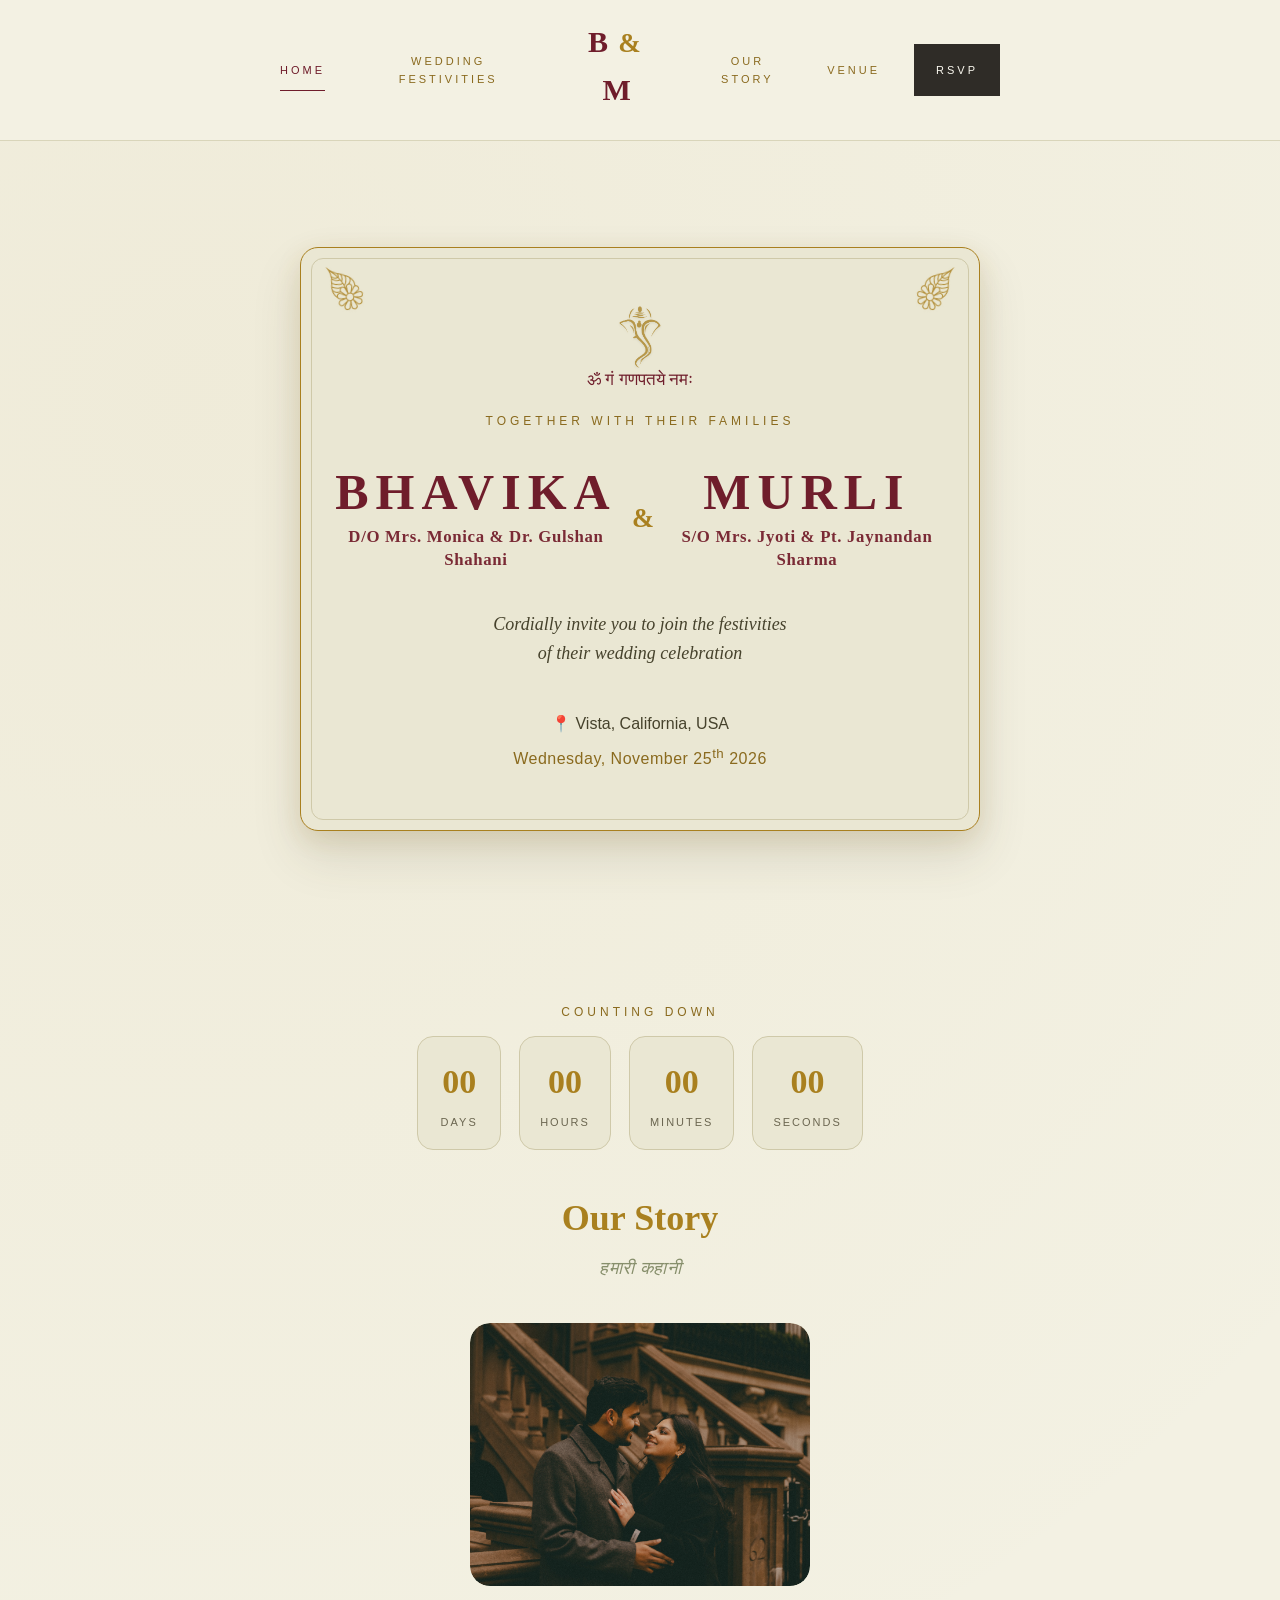
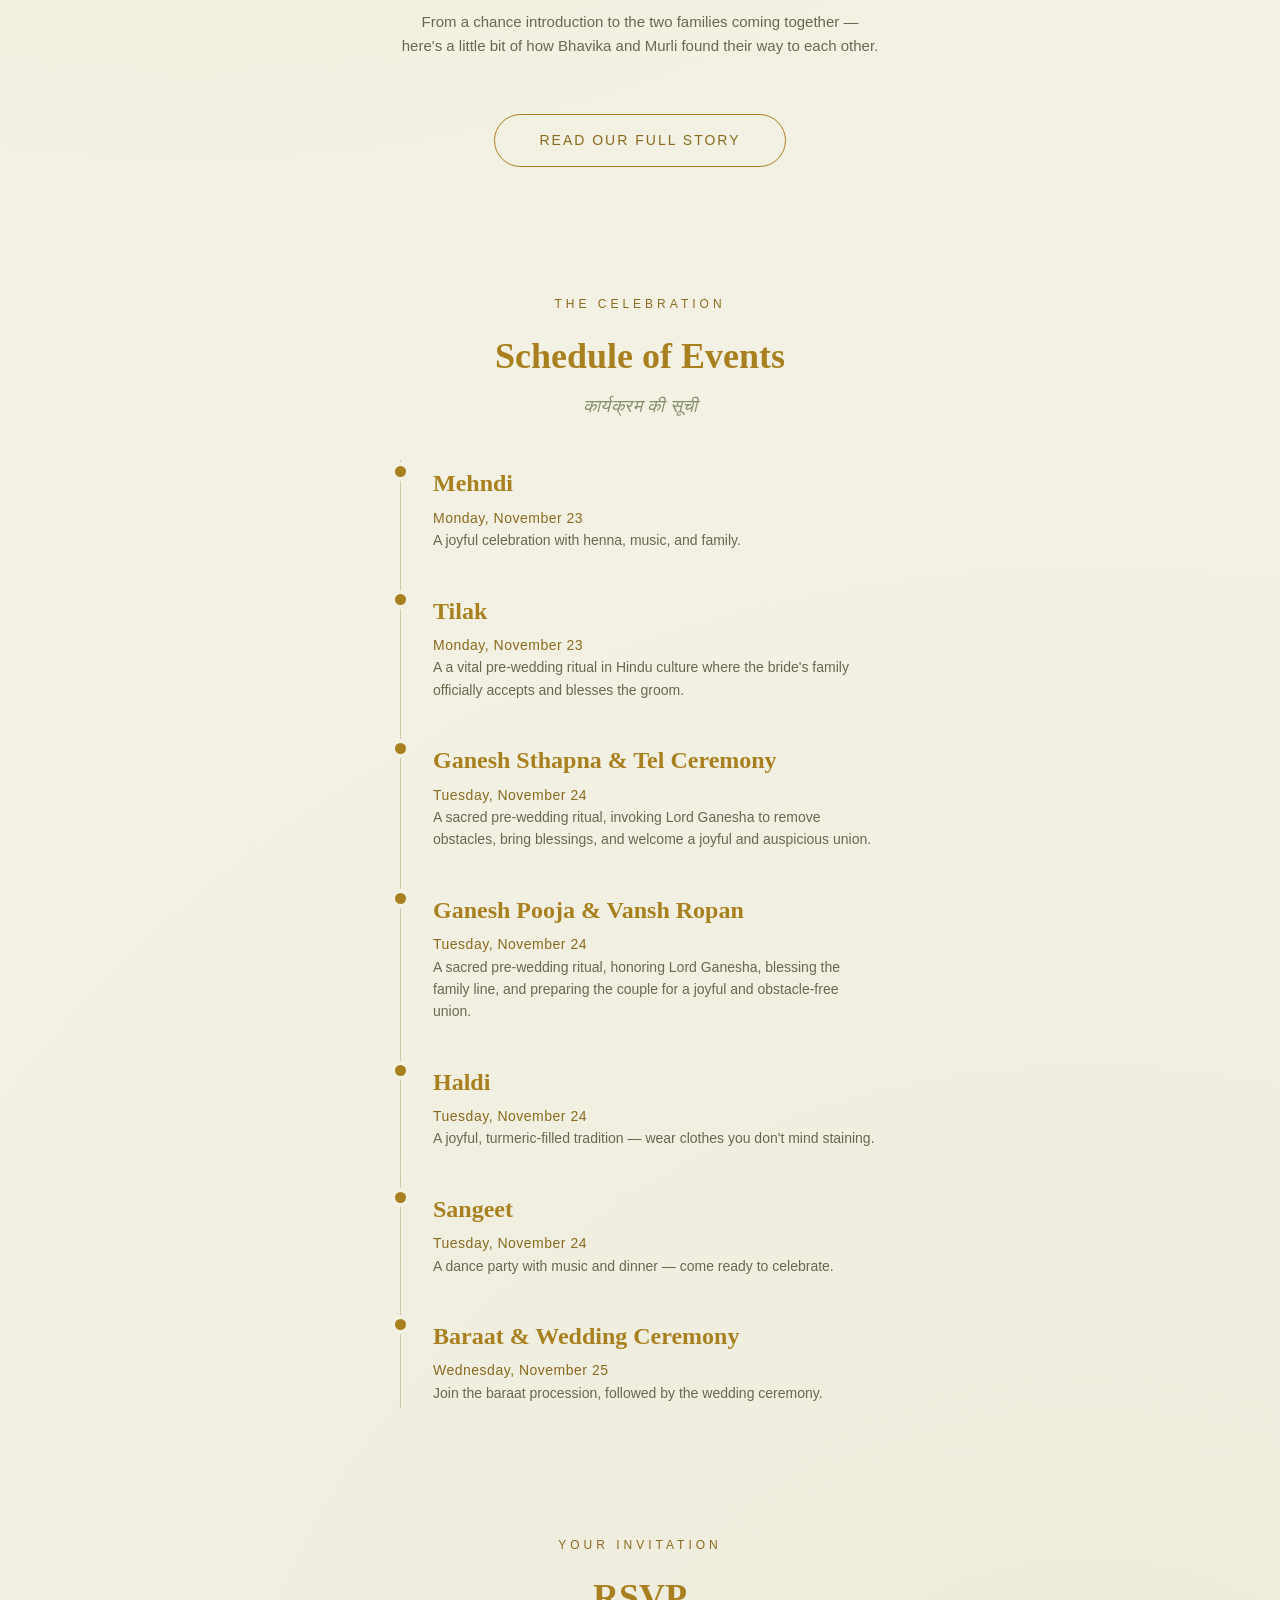
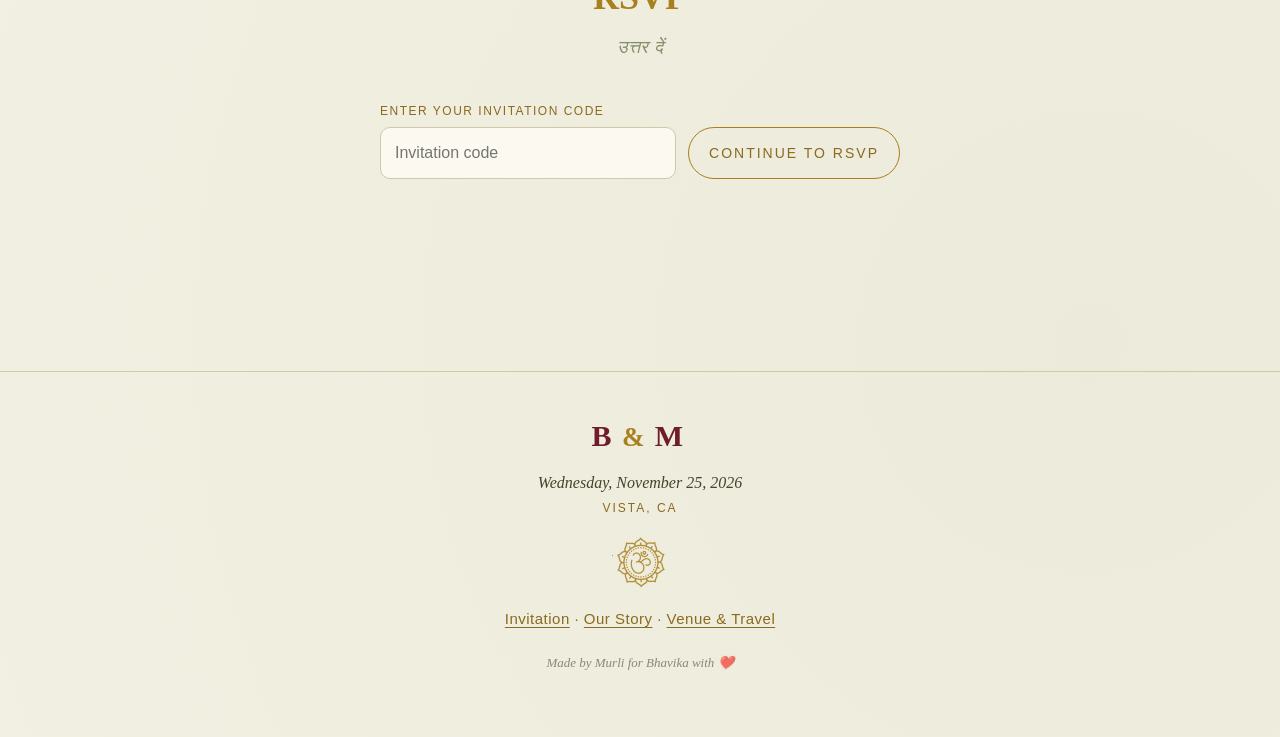
<file: index.html>
<!DOCTYPE html>
<html lang="en">
<head>
<meta charset="UTF-8">
<meta name="viewport" content="width=device-width, initial-scale=1.0">
<meta name="robots" content="noindex, nofollow">
<meta http-equiv="Content-Security-Policy" content="default-src 'self'; style-src 'self' https://fonts.googleapis.com; font-src https://fonts.gstatic.com; script-src 'self'; connect-src 'self' https://script.google.com; img-src 'self'; frame-ancestors 'none';">
<title>Bhavika & Murli · 25 November 2026</title>
<meta name="description" content="Join us as we celebrate the wedding of Bhavika Shahani and Murlidhar Sharma.">
<link rel="preconnect" href="https://fonts.googleapis.com">
<link rel="preconnect" href="https://fonts.gstatic.com" crossorigin>
<link href="https://fonts.googleapis.com/css2?family=Alex+Brush&family=Cormorant+Garamond:wght@500;600;700&family=Karma:wght@400;500;600;700&family=Great+Vibes&family=Poppins:wght@300;400;500&display=swap" rel="stylesheet">
<link rel="stylesheet" href="style.css">
</head>
<body class="index-page">

<header class="site-header">
  <button class="nav-toggle" type="button" aria-expanded="false" aria-controls="site-navigation">Menu</button>
  <a class="mobile-brand" href="index.html" aria-label="Bhavika and Murli home">
    <span class="footer-initials">B</span><span class="footer-amp">&amp;</span><span class="footer-initials">M</span>
  </a>
  <nav class="site-nav" id="site-navigation" aria-label="Main navigation">
    <a class="site-tab active" href="index.html" aria-current="page">Home</a>
    <a class="site-tab" href="index.html#schedule">Wedding Festivities</a>
    <a class="site-tab" href="index.html"><p class="footer-mark"><span class="footer-initials">B</span><span class="footer-amp">&amp;</span><span class="footer-initials">M</span></p></a>
    <a class="site-tab" href="story.html">Our Story</a>
    <a class="site-tab" href="venue.html">Venue</a>
    <a class="site-tab" href="RSVP.html">RSVP</a>
  </nav>
</header>

<main>

  <section class="hero">
    <div class="arch-card card-invitation enlarge-above">
      <img class="card-accent top-left" src="images/leaf-icon.png"  alt="">
      <img class="card-accent top-right" src="images/leaf-icon.png" alt="">

      <img class="crest index-crest" src="images/ganesha-crest.png" alt="Ganesha">
      <p class="index-mantra">ॐ गं गणपतये नमः</p>
      <p class="eyebrow">Together with their families</p>

      <h1 class="names">
        <span class="name-group">
          <span class="name">BHAVIKA</span>
          <span class="name-details">D/O Mrs. Monica &amp; Dr. Gulshan Shahani</span>
        </span>
        <span class="amp">&amp;</span>
        <span class="name-group">
          <span class="name">MURLI</span>
          <span class="name-details">S/O Mrs. Jyoti &amp; Pt. Jaynandan Sharma</span>
        </span>
      </h1>

      <p class="tagline">Cordially invite you to join the festivities<br>of their wedding celebration</p>

      <div class="details">
        <p class="venue"> 📍 Vista, California, USA</p>
        <p class="date">Wednesday, November 25<sup>th</sup> 2026</p>
      </div>
    </div>
  </section>

  <section class="countdown-section">
    <p class="section-eyebrow">Counting down</p>
    <div id="countdown" class="countdown" data-target="2026-11-25T13:00:00">
      <div class="count-block"><span class="num" id="cd-days">00</span><span class="label">Days</span></div>
      <div class="count-block"><span class="num" id="cd-hours">00</span><span class="label">Hours</span></div>
      <div class="count-block"><span class="num" id="cd-mins">00</span><span class="label">Minutes</span></div>
      <div class="count-block"><span class="num" id="cd-secs">00</span><span class="label">Seconds</span></div>
    </div>
  </section>

  <section class="story-teaser">
    <h2 class="section-title">Our Story <span class="dev">हमारी कहानी</span></h2>
    <div class="story-teaser-grid">
      <div class="story-photo">
        <img src="images/AAxBS-24.jpg" alt="Bhavika and Murli" class="story-image">
      </div>
      <p class="story-copy">From a chance introduction to the two families coming together — here's a little bit of how Bhavika and Murli found their way to each other.</p>
      <a class="cta cta-outline" href="story.html">Read Our Full Story</a>
    </div>
  </section>

  <section class="schedule" id="schedule">
    <p class="section-eyebrow">The Celebration</p>
    <h2 class="section-title">Schedule of Events <span class="dev">कार्यक्रम की सूची</span></h2>

    <ol class="event-list">
      <li class="event">
        <div class="event-mark"></div>
        <div class="event-body">
          <p class="event-name">Mehndi</p>
          <p class="event-when">Monday, November 23</p>
          <p class="event-note">A joyful celebration with henna, music, and family.</p>
        </div>
      </li>
      <li class="event">
        <div class="event-mark"></div>
        <div class="event-body">
          <p class="event-name">Tilak</p>
          <p class="event-when">Monday, November 23</p>
          <p class="event-note">A a vital pre-wedding ritual in Hindu culture where the bride's family officially accepts and blesses the groom.</p>
        </div>
      </li>
      <li class="event">
        <div class="event-mark"></div>
        <div class="event-body">
          <p class="event-name">Ganesh Sthapna &amp; Tel Ceremony</p>
          <p class="event-when">Tuesday, November 24</p>
          <p class="event-note">A sacred pre-wedding ritual, invoking Lord Ganesha to remove obstacles, bring blessings, and welcome a joyful and auspicious union.</p>
        </div>
      </li>
      <li class="event">
        <div class="event-mark"></div>
        <div class="event-body">
          <p class="event-name">Ganesh Pooja &amp; Vansh Ropan</p>
          <p class="event-when">Tuesday, November 24</p>
          <p class="event-note">A sacred pre-wedding ritual, honoring Lord Ganesha, blessing the family line, and preparing the couple for a joyful and obstacle-free union.</p>
        </div>
      </li>
      <li class="event">
        <div class="event-mark"></div>
        <div class="event-body">
          <p class="event-name">Haldi</p>
          <p class="event-when">Tuesday, November 24</p>
          <p class="event-note">A joyful, turmeric-filled tradition — wear clothes you don't mind staining.</p>
        </div>
      </li>
      <li class="event">
        <div class="event-mark"></div>
        <div class="event-body">
          <p class="event-name">Sangeet</p>
          <p class="event-when">Tuesday, November 24</p>
          <p class="event-note">A dance party with music and dinner — come ready to celebrate.</p>
        </div>
      </li>
      <li class="event">
        <div class="event-mark"></div>
        <div class="event-body">
          <p class="event-name">Baraat &amp; Wedding Ceremony</p>
          <p class="event-when">Wednesday, November 25</p>
          <p class="event-note">Join the baraat procession, followed by the wedding ceremony.</p>
        </div>
      </li>
    </ol>
  </section>

  <section class="schedule rsvp-entry-section">
    <p class="section-eyebrow">Your Invitation</p>
    <h2 class="section-title">RSVP <span class="dev">उत्तर दें</span></h2>
    <form id="guest-rsvp-form" class="guest-rsvp-form">
      <label for="guest-access-code">Enter your invitation code</label>
      <div class="guest-rsvp-controls">
        <input type="text" id="guest-access-code" name="guestCode" autocomplete="off" placeholder="Invitation code" required>
        <button type="submit" class="cta cta-outline">Continue to RSVP</button>
      </div>
      <p id="guest-rsvp-status" class="form-status" role="status" aria-live="polite"></p>
    </form>
  </section>

</main>

<footer>
  <p class="footer-mark"><span class="footer-initials">B</span><span class="footer-amp">&amp;</span><span class="footer-initials">M</span></p>
  <div class="footer-meta">
    <p class="footer-date">Wednesday, November 25, 2026</p>
    <p class="footer-location">Vista, CA</p>
  </div>
  <img class="footer-om" src="images/om-icon.png" alt="Om symbol">
  <p class="footer-links"><a href="index.html">Invitation</a> &middot; <a href="story.html">Our Story</a> &middot; <a href="venue.html">Venue &amp; Travel</a></p>
  <p class="footer-credit">Made by Murli for Bhavika with ❤️</p>
</footer>

<script src="script.js"></script>
</body>
</html>
</file>
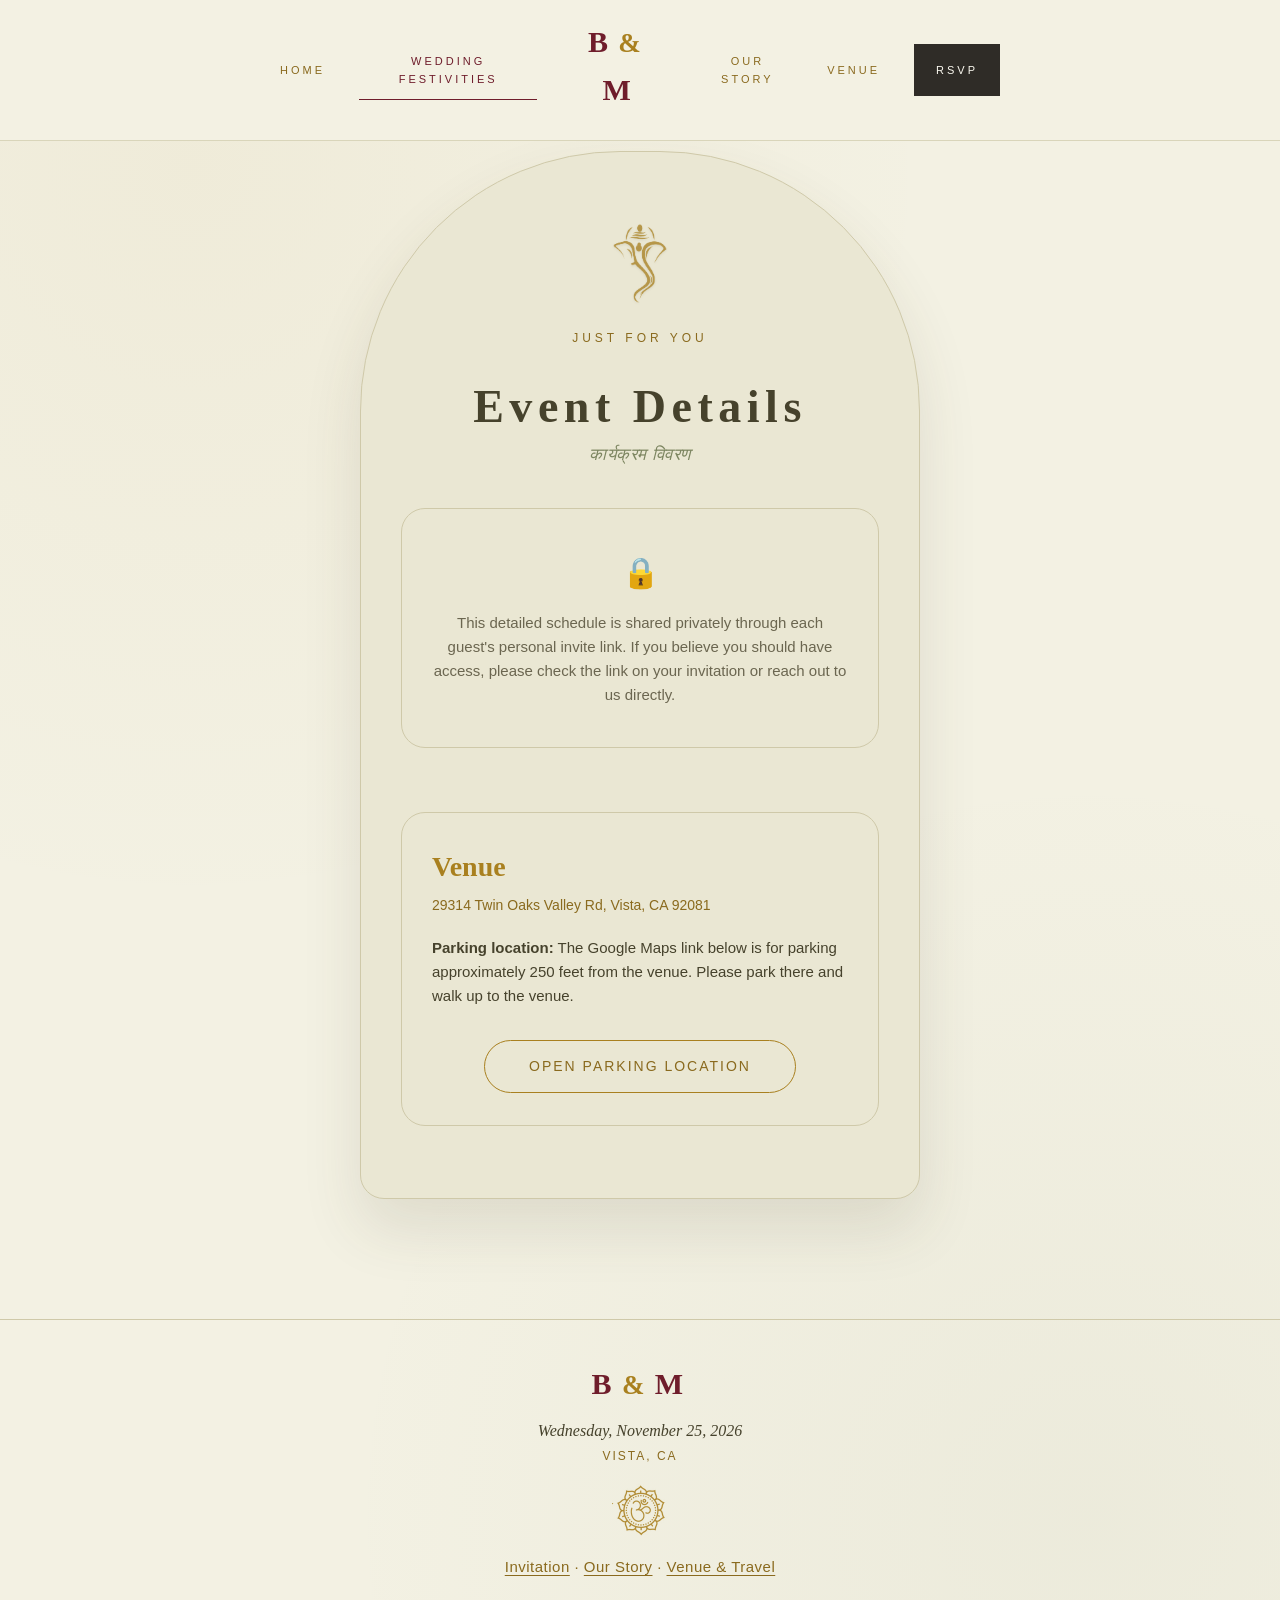
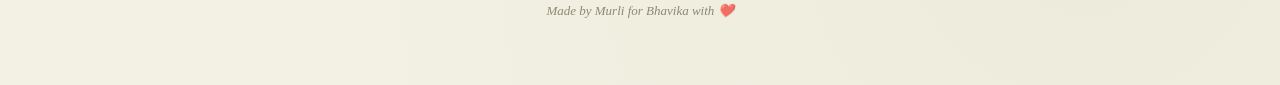
<file: events.html>
<!DOCTYPE html>
<html lang="en">
<head>
<meta charset="UTF-8">
<meta name="viewport" content="width=device-width, initial-scale=1.0">
<meta name="robots" content="noindex, nofollow">
<meta http-equiv="Content-Security-Policy" content="default-src 'self'; style-src 'self' https://fonts.googleapis.com; font-src https://fonts.gstatic.com; script-src 'self'; connect-src 'self' https://script.google.com; img-src 'self'; frame-ancestors 'none';">
<title>Bhavika & Murli · Event Details</title>
<meta name="description" content="Detailed event schedule for Bhavika and Murli's wedding.">
<link rel="preconnect" href="https://fonts.googleapis.com">
<link rel="preconnect" href="https://fonts.gstatic.com" crossorigin>
<link href="https://fonts.googleapis.com/css2?family=Alex+Brush&family=Cormorant+Garamond:wght@500;600;700&family=Great+Vibes&family=Noto+Serif+Devanagari:wght@400;500;600;700&family=Poppins:wght@300;400;500&display=swap" rel="stylesheet">
<link rel="stylesheet" href="style.css">
</head>
<body>
<!-- comment> "file:///C:/Users/murli/Downloads/site-files%20-%20Copy/events.html?access=all"
</comment> -->

<header class="site-header">
  <button class="nav-toggle" type="button" aria-expanded="false" aria-controls="site-navigation">Menu</button>
  <a class="mobile-brand" href="index.html" aria-label="Bhavika and Murli home">
    <span class="footer-initials">B</span><span class="footer-amp">&amp;</span><span class="footer-initials">M</span>
  </a>
  <nav class="site-nav" id="site-navigation" aria-label="Main navigation">
    <a class="site-tab" href="index.html">Home</a>
    <a class="site-tab active" href="index.html#schedule" aria-current="page">Wedding Festivities</a>
    <a class="site-tab" href="index.html"><p class="footer-mark"><span class="footer-initials">B</span><span class="footer-amp">&amp;</span><span class="footer-initials">M</span></p></a>
    <a class="site-tab" href="story.html">Our Story</a>
    <a class="site-tab" href="venue.html">Venue</a>
    <a class="site-tab" href="RSVP.html">RSVP</a>
  </nav>
</header>

<main>

  <section class="hero">
    <div class="arch-card">
      <img class="crest" src="images/ganesha-crest.png" alt="Ganesha">
      <p class="eyebrow">Just for You</p>
      <h1 class="names small">Event Details</h1>
      <p class="page-dev">कार्यक्रम विवरण</p>
    

  <!-- Shown when there's no valid access code in the URL -->
  <div id="access-locked" class="access-locked" hidden>
    <span class="lock-icon">🔒</span>
    <p>This detailed schedule is shared privately through each guest's personal invite link. If you believe you should have access, please check the link on your invitation or reach out to us directly.</p>
  </div>

  <!-- Event sections: shown/hidden by script.js based on ?access= in the URL -->
  <div id="events-wrap">
    <div class="event-detail" id="event-mehndi" data-event="Mehndi" data-tier="stay,mehndi" hidden>
      <p class="event-detail-title">Mehndi</p>
      <p class="event-detail-when">Monday, November 23 · 2:00 PM</p>
      <p class="event-detail-desc">A festive afternoon of henna, music, and snacks.</p>
      <div class="outfit-box">
        <p class="outfit-title">Attire</p>
        <p>Light, comfortable Indian wear — think airy kurtas, or simple sarees.</p>
      </div>
    </div>

    <div class="event-detail" id="event-tilak" data-event="Tilak" data-tier="stay,mehndi" hidden>
      <p class="event-detail-title">Tilak</p>
      <p class="event-detail-when">Monday, November 23 · 3:00 PM</p>
      <p class="event-detail-desc">A meaningful ritual where the bride's family welcomes and blesses the groom.</p>
      <div class="outfit-box">
        <p class="outfit-title">Attire</p>
        <p>Light, comfortable Indian wear.</p>
      </div>
    </div>

    <div class="event-detail" id="event-ganesh-bride" data-event="Ganesh Sthapna & Tel Bukki" data-tier="stay" hidden>
      <p class="event-detail-title">Ganesh Sthapna &amp; Tel Ceremony - Bride's side ritual</p>
      <p class="event-detail-when">Tuesday, November 24 · 8:00 AM</p>
      <p class="event-detail-desc">A bride-side ritual invoking Lord Ganesha's blessings for the couple.</p>
      <div class="outfit-box">
        <p class="outfit-title">Attire</p>
        <p>Indian wear - Kurta, Anarkali, Lehenga.</p>
      </div>
    </div>
    <div class="event-detail" id="event-ganesh-groom" data-event="Ganesh Pooja & Vansh Ropan" data-tier="stay" hidden>
      <p class="event-detail-title">Ganesh Pooja &amp; Vansh Ropan - Groom's side ritual</p>
      <p class="event-detail-when">Tuesday, November 24 · 9:00 AM</p>
      <p class="event-detail-desc">A groom-side ritual honoring Lord Ganesha and blessing the family.</p>
      <div class="outfit-box">
        <p class="outfit-title">Attire</p>
        <p>Indian wear - Kurta, Anarkali, Lehenga</p>
      </div>
    </div>
    <div class="event-detail" id="event-haldi" data-event="Haldi" data-tier="stay,mehndi,haldi" hidden>
      <p class="event-detail-title">Haldi</p>
      <p class="event-detail-when">Tuesday, November 24 · 2:00 PM</p>
      <p class="event-detail-desc">A joyful family ceremony with turmeric, music, and plenty of laughter.</p>
      <div class="outfit-box">
        <p class="outfit-title">Attire</p>
        <p>Comfortable, casual Indian wear; something you don't mind staining.</p>
      </div>
    </div>

    <div class="event-detail" id="event-sangeet" data-event="Sangeet" data-tier="stay,mehndi,haldi,sangeet" hidden>
      <p class="event-detail-title">Sangeet</p>
      <p class="event-detail-when">Tuesday, November 24 · 6:30 PM</p>
      <p class="event-detail-desc">An evening of dinner, performances, music, and dancing.</p>
      <div class="outfit-box">
        <p class="outfit-title">Attire</p>
        <p>Vibrant, party-ready Indo-western or fusion wear — think bling, sequins, shimmer, and jewel tones.</p>
      </div>
    </div>

    <div class="event-detail" id="event-wedding" data-event="Baraat & Wedding Ceremony" data-tier="stay,mehndi,haldi,sangeet,wedding" hidden>
      <p class="event-detail-title">Baraat &amp; Wedding Ceremony</p>
      <p class="event-detail-when">Wednesday, November 25 · 1:00 PM</p>
      <p class="event-detail-desc">A festive baraat followed by the wedding ceremony and celebration.</p>
      <div class="outfit-box">
        <p class="outfit-title">Attire</p>
        <p>Traditional, formal Indian attire; rich, festive colors are welcome; traditionally, all-white or all-black are avoided at Hindu ceremonies..</p>
      </div>
    </div>

    <div class="event-detail" id="event-venue" data-tier="stay,mehndi,haldi,sangeet,wedding" hidden>
      <p class="event-detail-title">Venue</p>
      <p class="event-detail-when">29314 Twin Oaks Valley Rd, Vista, CA 92081</p>
      <p class="event-detail-desc"><strong>Parking location:</strong> The Google Maps link below is for parking approximately 250 feet from the venue. Please park there and walk up to the venue.</p>
      <a class="cta cta-outline venue-map-link" href="https://maps.app.goo.gl/oTehBRXGsejkPRGX6" target="_blank" rel="noopener">Open Parking Location</a>
    </div>

  </div>

  <div class="event-detail rsvp-venue" id="event-venue">
    <p class="event-detail-title">Venue</p>
    <p class="event-detail-when">29314 Twin Oaks Valley Rd, Vista, CA 92081</p>
    <p class="event-detail-desc"><strong>Parking location:</strong> The Google Maps link below is for parking approximately 250 feet from the venue. Please park there and walk up to the venue.</p>
    <a class="cta cta-outline venue-map-link" href="https://maps.app.goo.gl/oTehBRXGsejkPRGX6" target="_blank" rel="noopener">Open Parking Location</a>
  </div>

  </div>
  </section>

</main>

<footer>
  <p class="footer-mark"><span class="footer-initials">B</span><span class="footer-amp">&amp;</span><span class="footer-initials">M</span></p>
  <div class="footer-meta">
    <p class="footer-date">Wednesday, November 25, 2026</p>
    <p class="footer-location">Vista, CA</p>
  </div>
  <img class="footer-om" src="images/om-icon.png" alt="Om symbol">
  <p class="footer-links"><a href="index.html">Invitation</a> &middot; <a href="story.html">Our Story</a> &middot; <a href="venue.html">Venue &amp; Travel</a></p>
  <p class="footer-credit">Made by Murli for Bhavika with ❤️</p>
</footer>

<script src="script.js"></script>
</body>
</html>
</file>
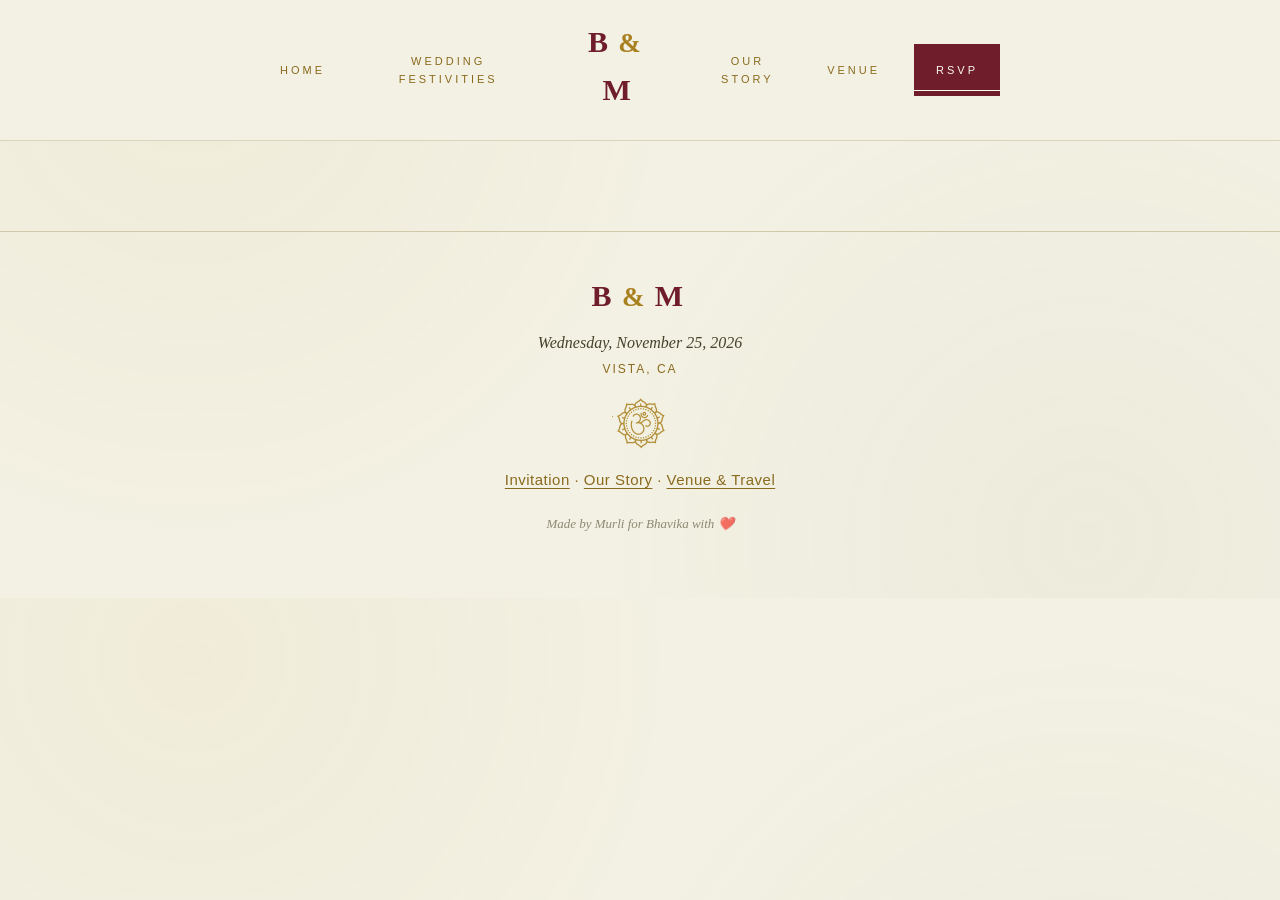
<file: rsvp-main.html>
<!DOCTYPE html>
<html lang="en">
<head>
<meta charset="UTF-8">
<meta name="viewport" content="width=device-width, initial-scale=1.0">
<meta name="robots" content="noindex, nofollow">
<meta http-equiv="Content-Security-Policy" content="default-src 'self'; style-src 'self' https://fonts.googleapis.com; font-src https://fonts.gstatic.com; script-src 'self'; connect-src 'self' https://script.google.com https://script.googleusercontent.com; img-src 'self'; frame-ancestors 'none';">
<title>RSVP · Bhavika & Murli Wedding</title>
<link rel="preconnect" href="https://fonts.googleapis.com">
<link rel="preconnect" href="https://fonts.gstatic.com" crossorigin>
<link href="https://fonts.googleapis.com/css2?family=Alex+Brush&family=Cormorant+Garamond:wght@500;600;700&family=Great+Vibes&family=Noto+Serif+Devanagari:wght@400;500;600;700&family=Poppins:wght@300;400;500&display=swap" rel="stylesheet">
<link rel="stylesheet" href="style.css">
</head>
<body>

<header class="site-header">
  <button class="nav-toggle" type="button" aria-expanded="false" aria-controls="site-navigation">Menu</button>
  <a class="mobile-brand" href="index.html" aria-label="Bhavika and Murli home">
    <span class="footer-initials">B</span><span class="footer-amp">&amp;</span><span class="footer-initials">M</span>
  </a>
  <nav class="site-nav" id="site-navigation" aria-label="Main navigation">
    <a class="site-tab" href="index.html">Home</a>
    <a class="site-tab" href="index.html#schedule">Wedding Festivities</a>
    <a class="site-tab" href="index.html"><p class="footer-mark"><span class="footer-initials">B</span><span class="footer-amp">&amp;</span><span class="footer-initials">M</span></p></a>
    <a class="site-tab" href="story.html">Our Story</a>
    <a class="site-tab" href="venue.html">Venue</a>
    <a class="site-tab active" href="RSVP.html" aria-current="page">RSVP</a>
  </nav>
</header>

<main class="rsvp-main">

  <div class="arch-card rsvp-card" id="rsvp-card" hidden>
    <img class="crest" src="images/ganesha-crest.png" alt="Ganesha">
    <!-- <p class="footer-mark"><span class="footer-initials">B</span><span class="footer-amp">&amp;</span><span class="footer-initials">M</span></p> -->

    <p class="eyebrow">Kindly respond by <strong>October 20, 2026</strong></p>
    <h1 class="names small">RSVP</h1>

    <form id="rsvp-form" class="rsvp-form">
      <input type="hidden" id="guest-code" name="guestCode" value="">

      <!-- Honeypot: real visitors never see or fill this. Bots often do. -->
      <div class="hp-field" aria-hidden="true">
        <label for="website">Leave this field empty</label>
        <input type="text" id="website" name="website" tabindex="-1" autocomplete="off">
      </div>

      <label for="full-name">Full name</label>
      <input type="text" id="full-name" name="fullName" required placeholder="Pavitra Prabhakar">

      <label for="email">Email address</label>
      <input type="email" id="email" name="email" required autocomplete="email" placeholder="you@example.com">

      <fieldset class="attend-fieldset">
        <legend>Will you be attending?</legend>
        <div class="radio-row">
          <label class="radio-pill">
            <input type="radio" name="attending" value="Yes" required>
            <span>Joyfully Accept</span>
          </label>
          <label class="radio-pill">
            <input type="radio" name="attending" value="No" required>
            <span>Regretfully Decline</span>
          </label>
        </div>
      </fieldset>

      <label for="guest-count">Number attending (including you)</label>
      <select id="guest-count" name="guestCount" required>
        <option value="1">1</option>
        <option value="2">2</option>
        <option value="3">3</option>
      </select>

      <div id="guest-names-wrap" hidden>
        <p class="label">Names of guests</p>
        <div id="guest-names-list" class="guest-names-list"></div>
      </div>

      <label for="events">Which events will you join?</label>
      <p class="event-access-note" id="event-access-note" hidden>We would love for you to stay with us for the celebrations and share this joyful time together.</p>
      <div class="checkbox-col" id="event-options">
        <label class="checkbox-row select-all-row">
          <input type="checkbox" id="select-all-events" aria-label="Select all available events">
          <span>Select all</span>
        </label>
        <label class="checkbox-row" data-tier="stay,mehndi"><input type="checkbox" name="events" value="Mehndi"> Mehndi — November 23 | 2:00 PM</label>
        <label class="checkbox-row" data-tier="stay,mehndi"><input type="checkbox" name="events" value="Tilak"> Tilak — November 23 | 3:00 PM</label>
        <label class="checkbox-row" data-tier="stay"><input type="checkbox" name="events" value="Ganesh Sthapna & Tel Bukki"> Ganesh Sthapna — November 24 | 8:00 AM</label>
        <label class="checkbox-row" data-tier="stay"><input type="checkbox" name="events" value="Ganesh Pooja & Vansh Ropan"> Ganesh Pooja &amp; Vansh Ropan — November 24 | 9:00 AM</label>
        <label class="checkbox-row" data-tier="stay,mehndi,haldi"><input type="checkbox" name="events" value="Haldi"> Haldi — November 24 | 2:00 PM</label>
        <label class="checkbox-row" data-tier="stay,mehndi,haldi,sangeet"><input type="checkbox" name="events" value="Sangeet"> Sangeet — November 24 | 6:30 PM</label>
        <label class="checkbox-row" data-tier="stay,mehndi,haldi,sangeet,wedding"><input type="checkbox" name="events" value="Baraat & Wedding Ceremony"> Baraat &amp; Wedding Ceremony — November 25 | 1:00 PM</label>
      </div>

      <label for="message">Message for the couple (or dedicate a song to us :P )</label>
      <textarea id="message" name="message" rows="3" placeholder="Leave a note..."></textarea>

      <button type="submit" class="cta submit-btn">Submit</button>
      <p id="form-status" class="form-status" role="status" aria-live="polite"></p>
    </form>

    <div class="ps-note" style="margin-top: 32px; padding-top: 32px; border-top: 1px solid var(--line);">
      <p><span class="ps-label">P.S.</span> Grace us with your presence. We look forward to celebrating with you!</p>
    </div>
  </div>
</main>

<footer>
  <p class="footer-mark"><span class="footer-initials">B</span><span class="footer-amp">&amp;</span><span class="footer-initials">M</span></p>
  <div class="footer-meta">
    <p class="footer-date">Wednesday, November 25, 2026</p>
    <p class="footer-location">Vista, CA</p>
  </div>
  <img class="footer-om" src="images/om-icon.png" alt="Om symbol">
  <p class="footer-links"><a href="index.html">Invitation</a> &middot; <a href="story.html">Our Story</a> &middot; <a href="venue.html">Venue &amp; Travel</a></p>
  <p class="footer-credit">Made by Murli for Bhavika with ❤️</p>
</footer>

<script src="script.js"></script>
</body>
</html>
</file>
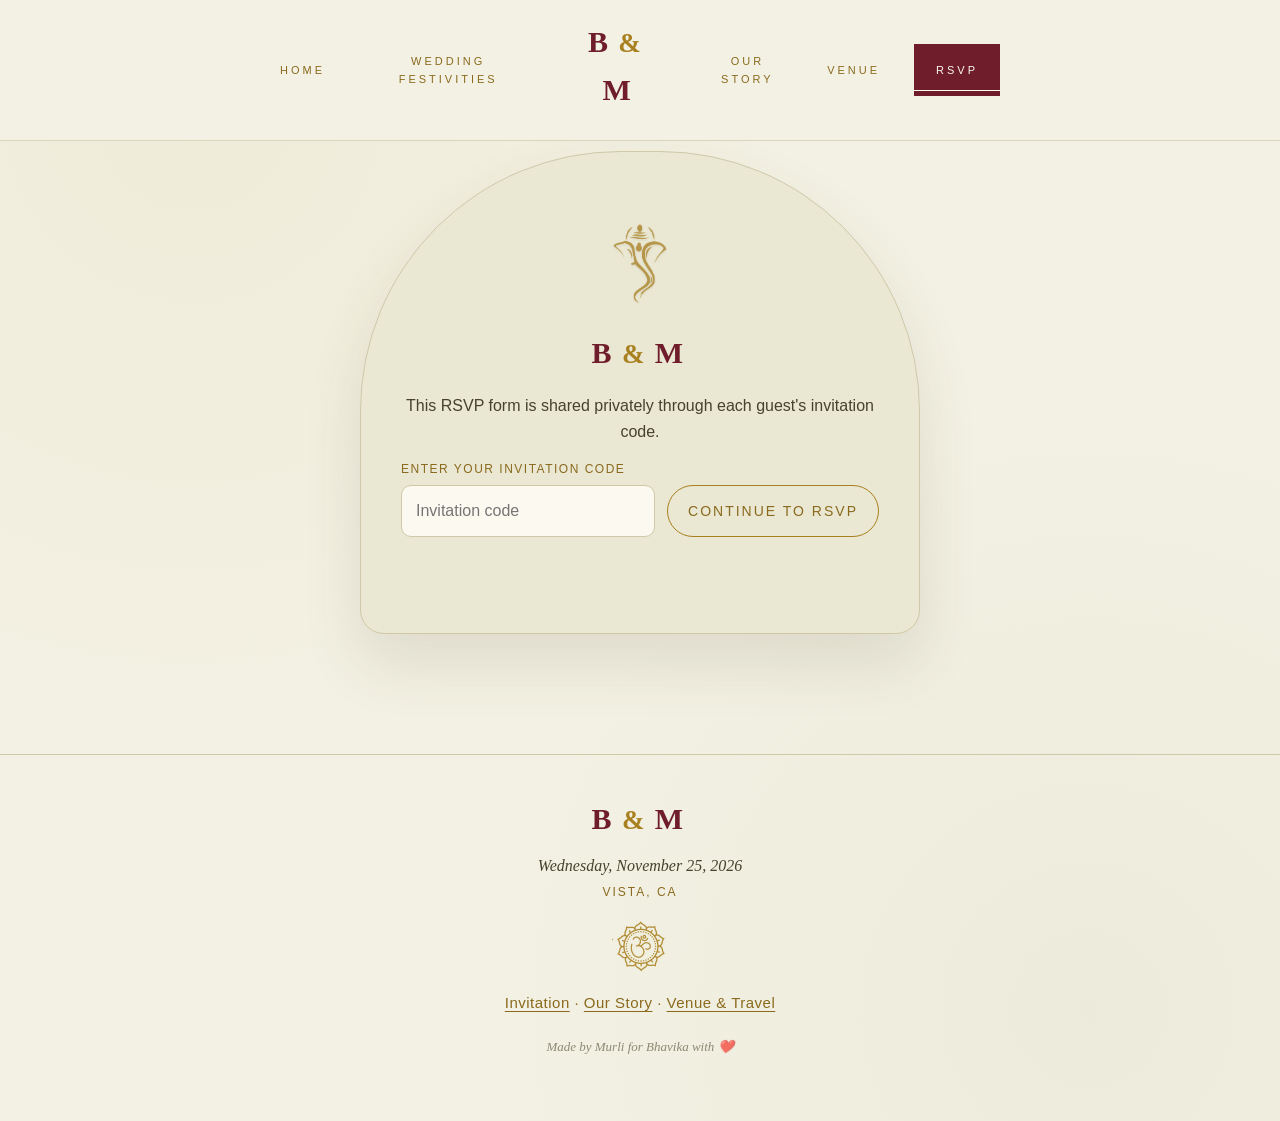
<file: RSVP.html>
<!DOCTYPE html>
<html lang="en">
<head>
<meta charset="UTF-8">
<meta name="viewport" content="width=device-width, initial-scale=1.0">
<meta name="robots" content="noindex, nofollow">
<meta http-equiv="Content-Security-Policy" content="default-src 'self'; style-src 'self' https://fonts.googleapis.com; font-src https://fonts.gstatic.com; script-src 'self'; connect-src 'self' https://script.google.com https://script.googleusercontent.com; img-src 'self'; frame-ancestors 'none';">
<title>RSVP · Bhavika & Murli Wedding</title>
<link rel="preconnect" href="https://fonts.googleapis.com">
<link rel="preconnect" href="https://fonts.gstatic.com" crossorigin>
<link href="https://fonts.googleapis.com/css2?family=Alex+Brush&family=Cormorant+Garamond:wght@500;600;700&family=Great+Vibes&family=Noto+Serif+Devanagari:wght@400;500;600;700&family=Poppins:wght@300;400;500&display=swap" rel="stylesheet">
<link rel="stylesheet" href="style.css">
</head>
<body>

<header class="site-header">
  <button class="nav-toggle" type="button" aria-expanded="false" aria-controls="site-navigation">Menu</button>
  <a class="mobile-brand" href="index.html" aria-label="Bhavika and Murli home">
    <span class="footer-initials">B</span><span class="footer-amp">&amp;</span><span class="footer-initials">M</span>
  </a>
  <nav class="site-nav" id="site-navigation" aria-label="Main navigation">
    <a class="site-tab" href="index.html">Home</a>
    <a class="site-tab" href="index.html#schedule">Wedding Festivities</a>
    <a class="site-tab" href="index.html"><p class="footer-mark"><span class="footer-initials">B</span><span class="footer-amp">&amp;</span><span class="footer-initials">M</span></p></a>
    <a class="site-tab" href="story.html">Our Story</a>
    <a class="site-tab" href="venue.html">Venue</a>
    <a class="site-tab active" href="RSVP.html" aria-current="page">RSVP</a>
  </nav>
</header>

<main class="rsvp">
  <section class="hero" id="rsvp-access-locked">
    <div class="arch-card">
      <img class="crest" src="images/ganesha-crest.png" alt="Ganesha">
      <p class="footer-mark"><span class="footer-initials">B</span><span class="footer-amp">&amp;</span><span class="footer-initials">M</span></p>
      <p>This RSVP form is shared privately through each guest's invitation code.</p>
      <form id="guest-rsvp-form" class="guest-rsvp-form">
      <label for="guest-access-code">Enter your invitation code</label>
      <div class="guest-rsvp-controls">
        <input type="text" id="guest-access-code" name="guestCode" autocomplete="off" placeholder="Invitation code" required>
        <button type="submit" class="cta cta-outline">Continue to RSVP</button>
      </div>
      <p id="guest-rsvp-status" class="form-status" role="status" aria-live="polite"></p>
    </form>
    </div>
  </section>
</main>

<footer>
  <p class="footer-mark"><span class="footer-initials">B</span><span class="footer-amp">&amp;</span><span class="footer-initials">M</span></p>
  <div class="footer-meta">
    <p class="footer-date">Wednesday, November 25, 2026</p>
    <p class="footer-location">Vista, CA</p>
  </div>
  <img class="footer-om" src="images/om-icon.png" alt="Om symbol">
  <p class="footer-links"><a href="index.html">Invitation</a> &middot; <a href="story.html">Our Story</a> &middot; <a href="venue.html">Venue &amp; Travel</a></p>
  <p class="footer-credit">Made by Murli for Bhavika with ❤️</p>
</footer>

<script src="script.js"></script>
</body>
</html>
</file>
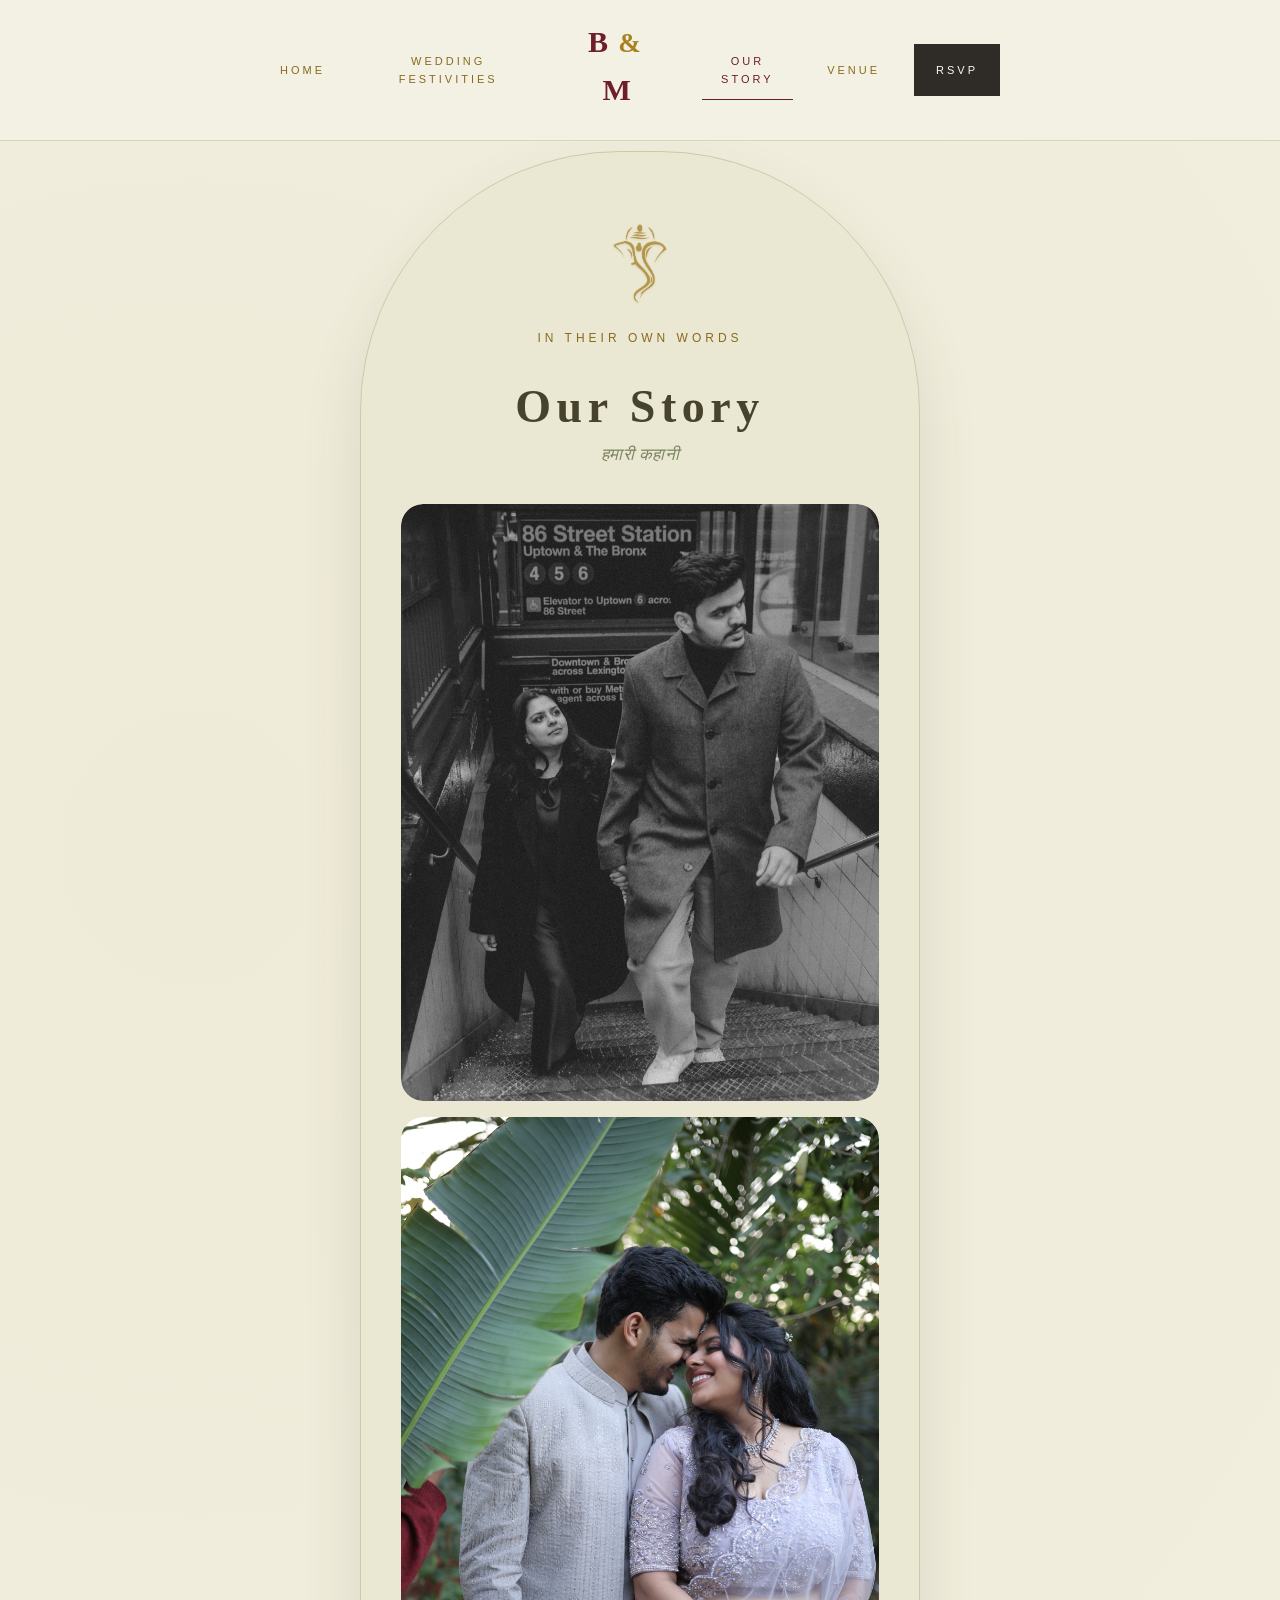
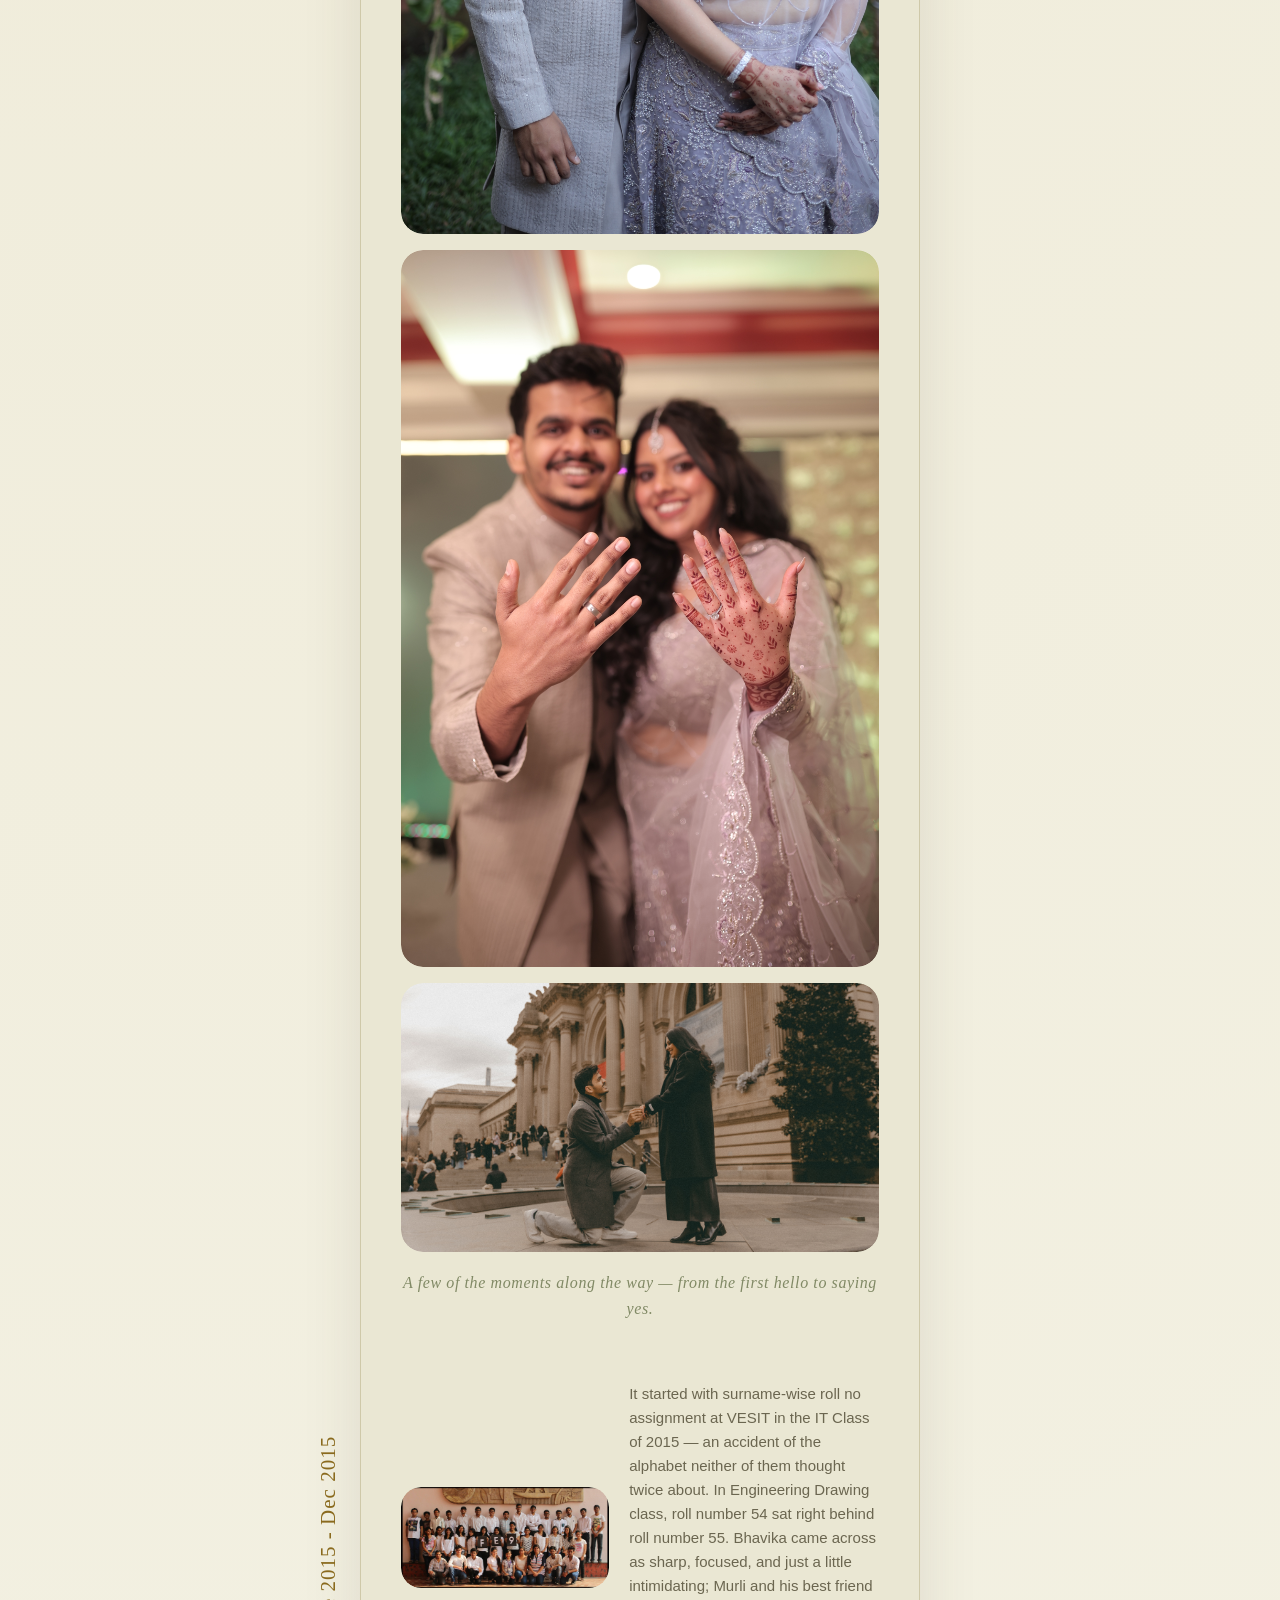
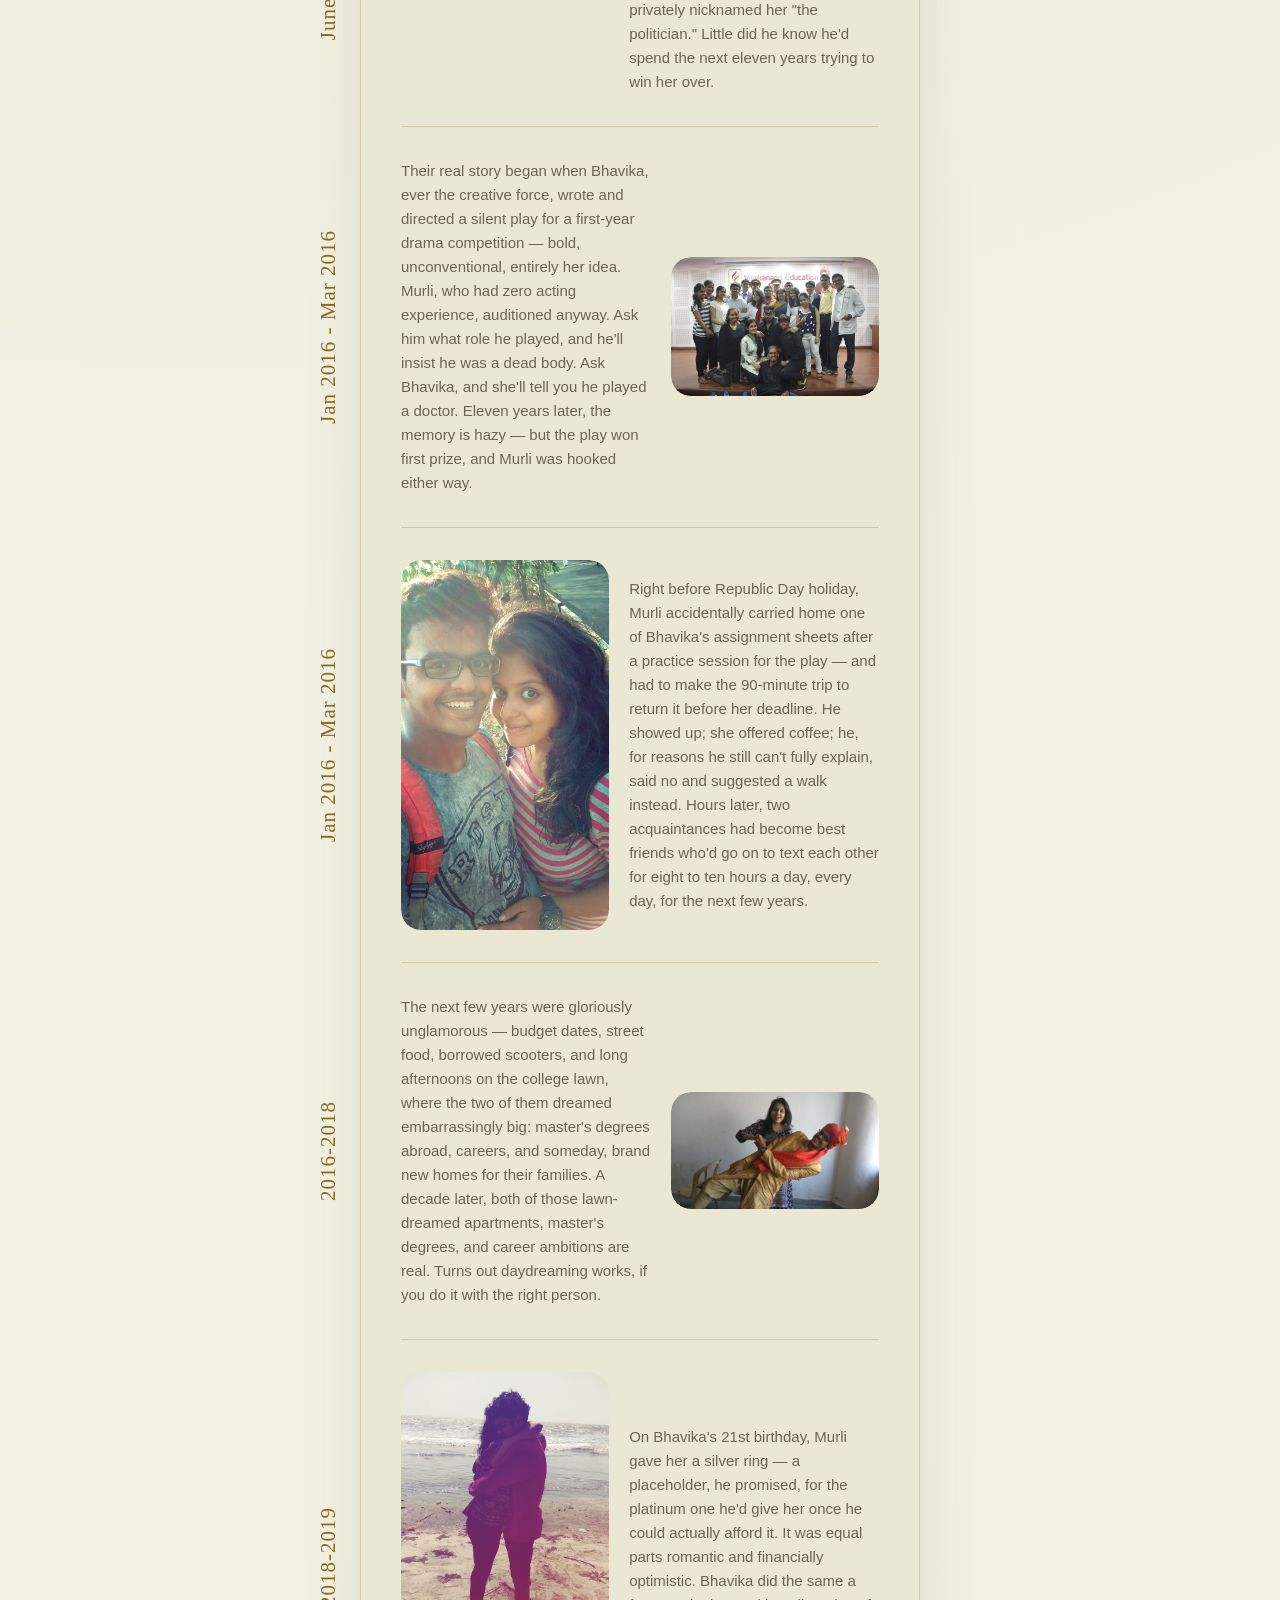
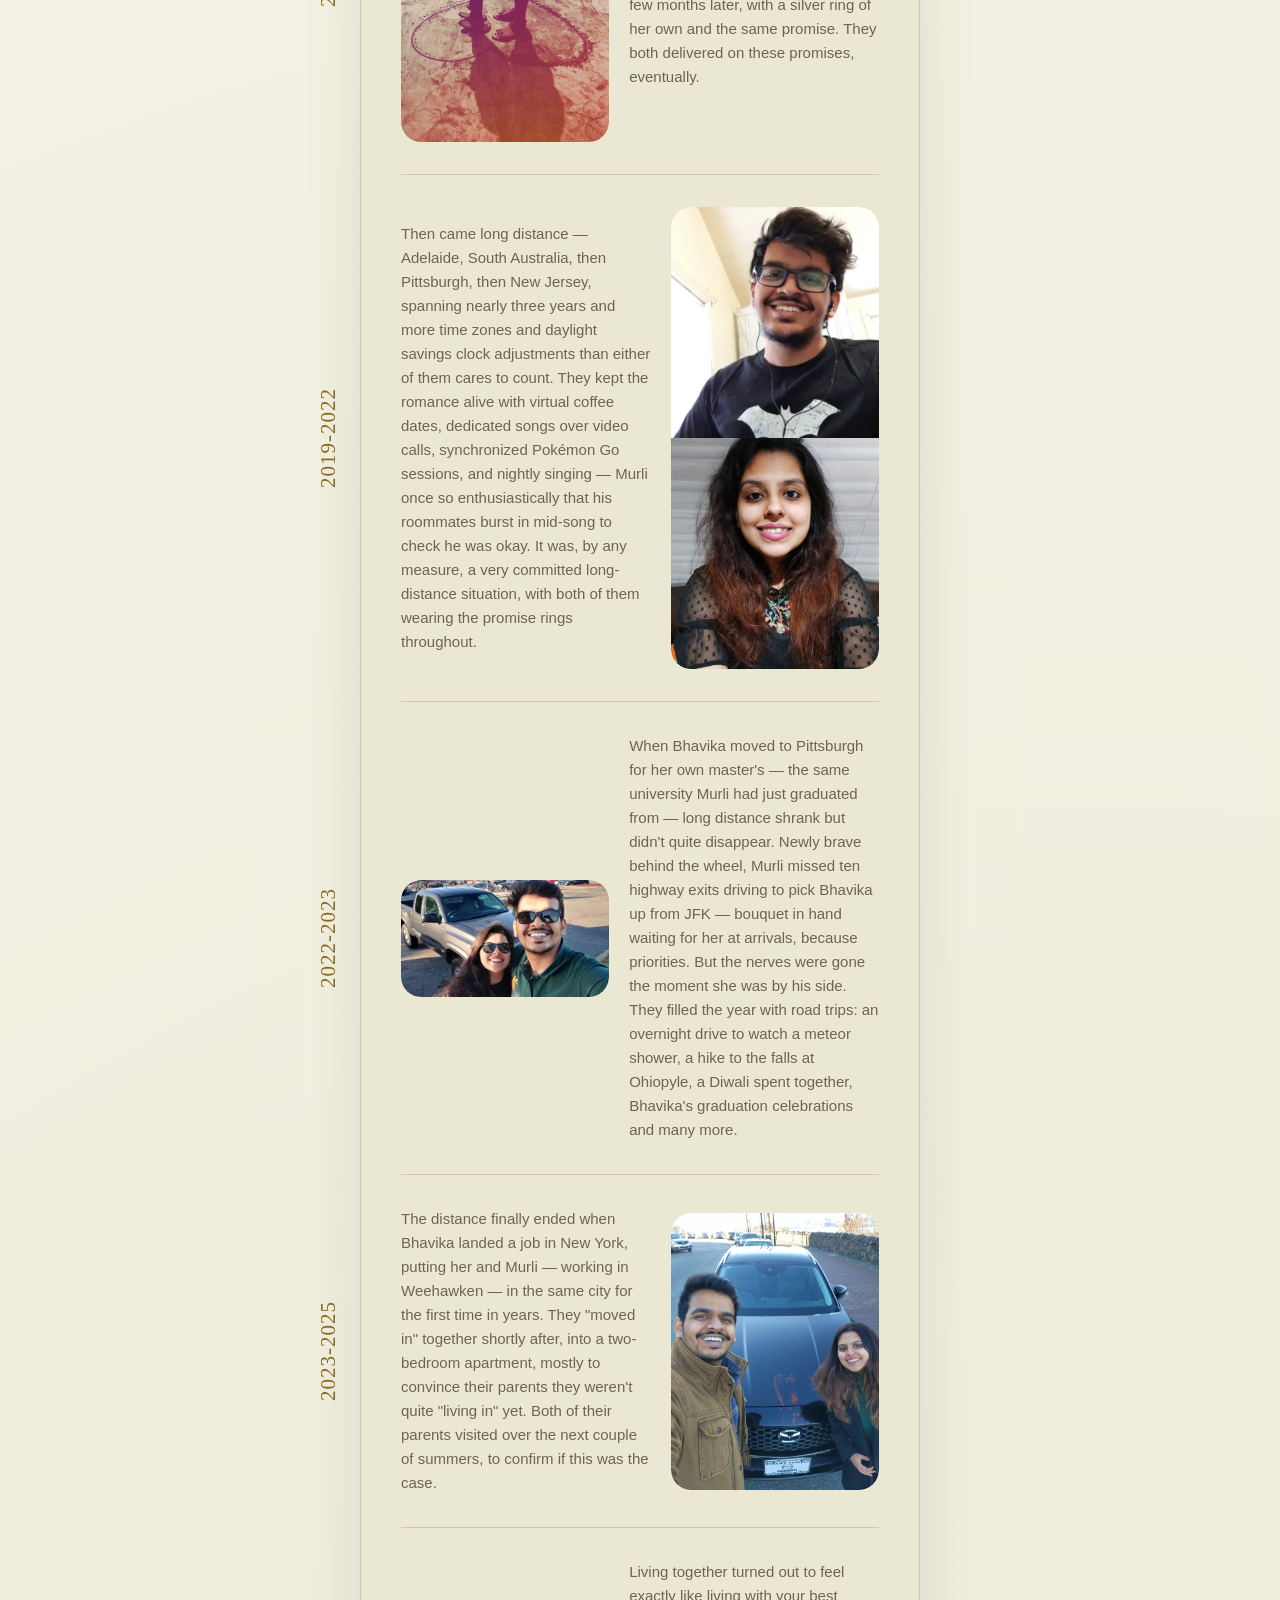
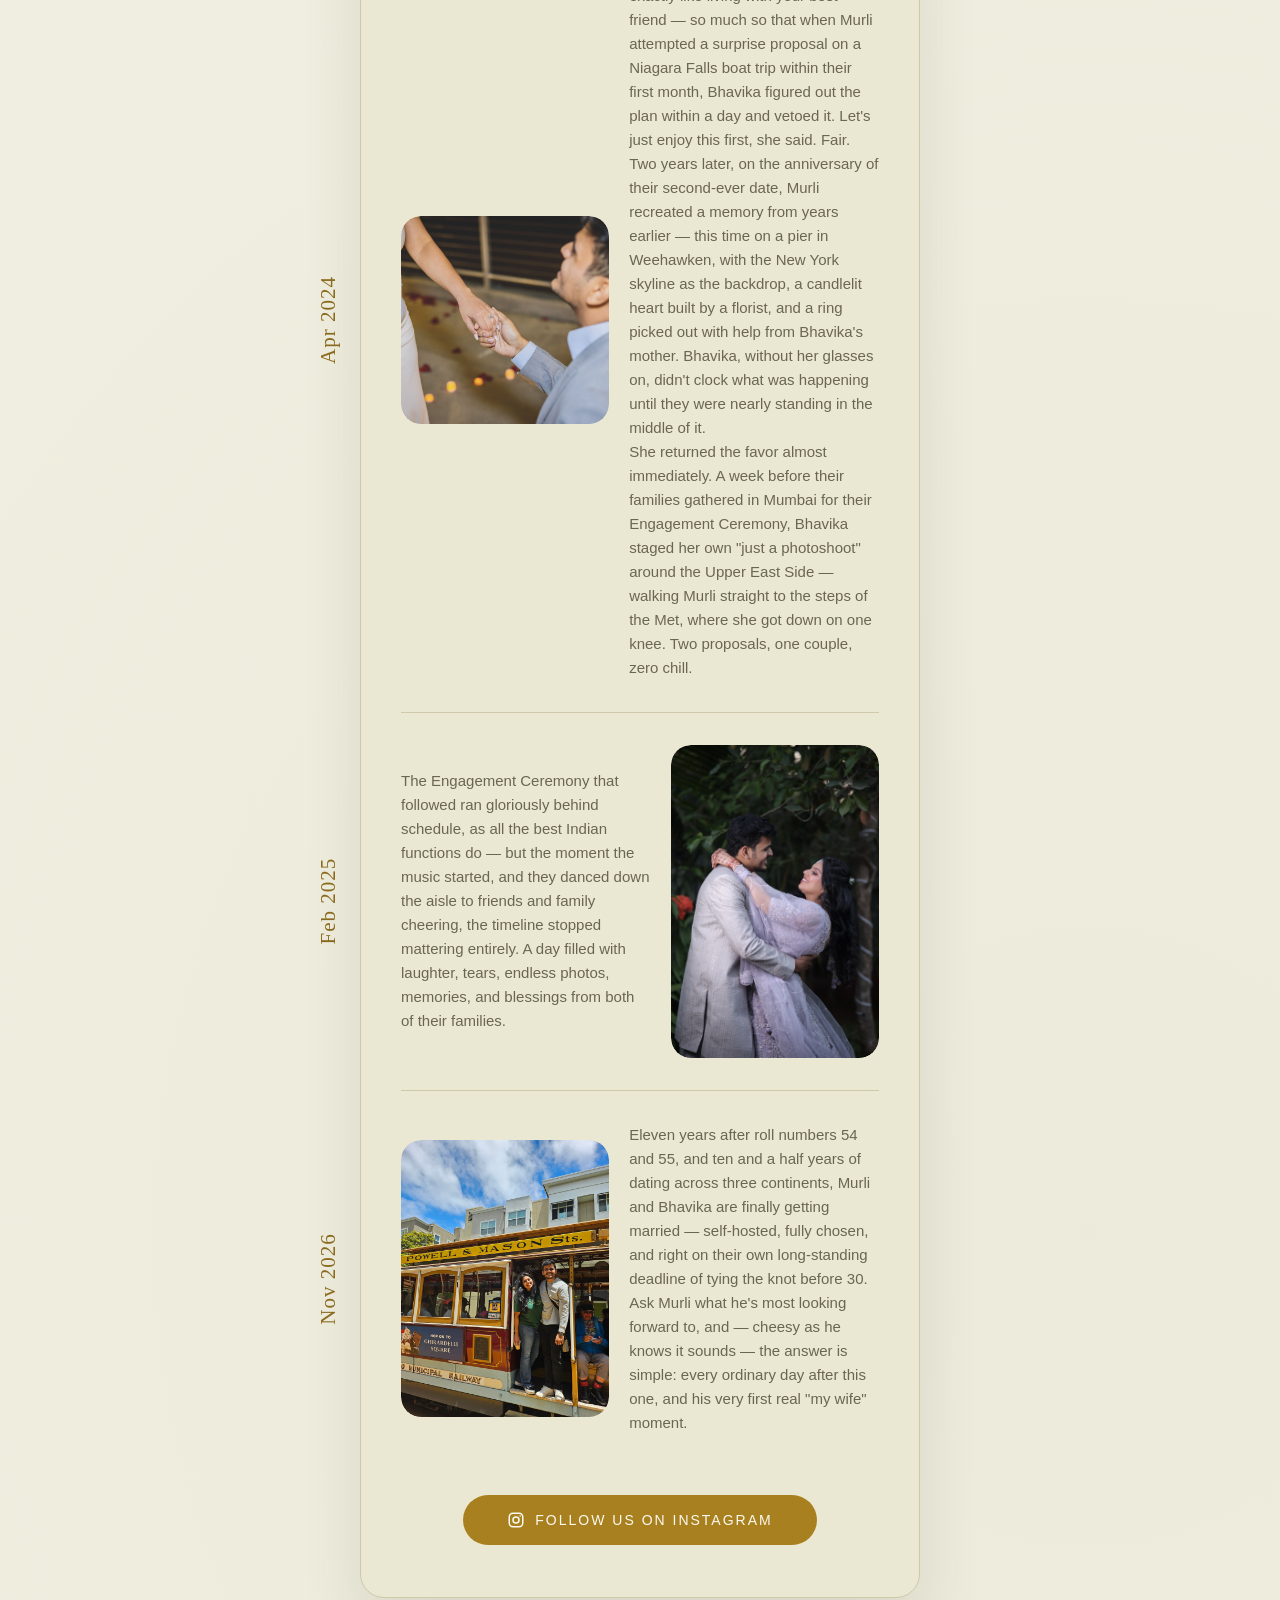
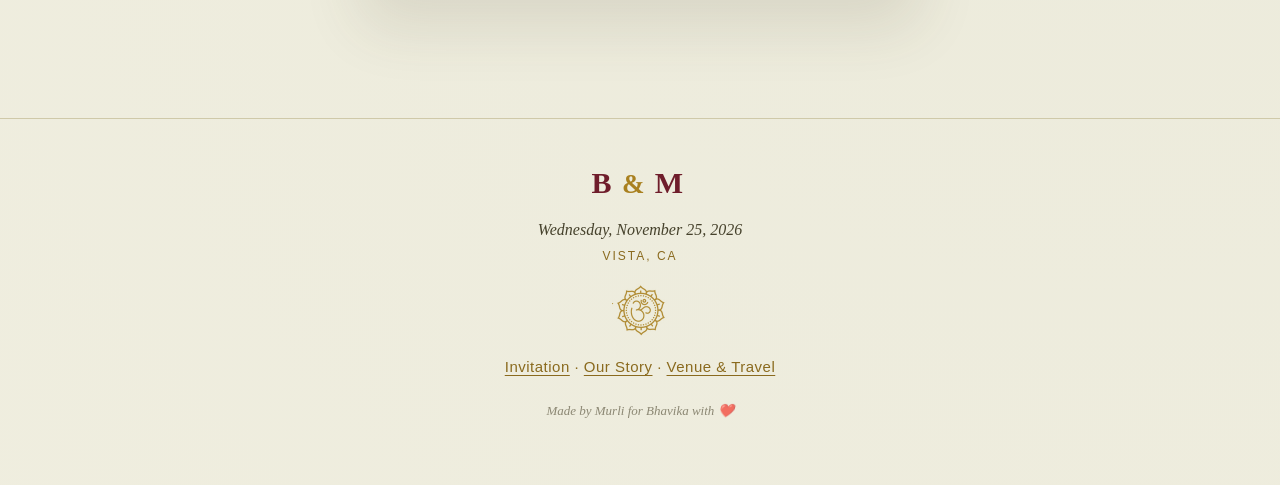
<file: story.html>
<!DOCTYPE html>
<html lang="en">
<head>
<meta charset="UTF-8">
<meta name="viewport" content="width=device-width, initial-scale=1.0">
<meta name="robots" content="noindex, nofollow">
<meta http-equiv="Content-Security-Policy" content="default-src 'self'; style-src 'self' https://fonts.googleapis.com; font-src https://fonts.gstatic.com; script-src 'self'; connect-src 'self' https://script.google.com; img-src 'self'; frame-ancestors 'none';">
<title>Bhavika & Murli · Our Story</title>
<meta name="description" content="How Bhavika and Murli's story began.">
<link rel="preconnect" href="https://fonts.googleapis.com">
<link rel="preconnect" href="https://fonts.gstatic.com" crossorigin>
<link href="https://fonts.googleapis.com/css2?family=Alex+Brush&family=Cormorant+Garamond:wght@500;600;700&family=Karma:wght@400;500;600;700&family=Great+Vibes&family=Noto+Serif+Devanagari:wght@400;500;600;700&family=Poppins:wght@300;400;500&display=swap" rel="stylesheet">
<link rel="stylesheet" href="style.css">
</head>
<body>

<header class="site-header">
  <button class="nav-toggle" type="button" aria-expanded="false" aria-controls="site-navigation">Menu</button>
  <a class="mobile-brand" href="index.html" aria-label="Bhavika and Murli home">
    <span class="footer-initials">B</span><span class="footer-amp">&amp;</span><span class="footer-initials">M</span>
  </a>
  <nav class="site-nav" id="site-navigation" aria-label="Main navigation">
    <a class="site-tab" href="index.html">Home</a>
    <a class="site-tab" href="index.html#schedule">Wedding Festivities</a>
    <a class="site-tab" href="index.html"><p class="footer-mark"><span class="footer-initials">B</span><span class="footer-amp">&amp;</span><span class="footer-initials">M</span></p></a>
    <a class="site-tab active" href="story.html" aria-current="page">Our Story</a>
    <a class="site-tab" href="venue.html">Venue</a>
    <a class="site-tab" href="RSVP.html">RSVP</a>
  </nav>
</header>

<main>

  <section class="hero">
    <div class="arch-card">
      <img class="crest" src="images/ganesha-crest.png" alt="Ganesha">
      <p class="eyebrow">In Their Own Words</p>
      <h1 class="names small">Our Story</h1>
      <p class="page-dev">हमारी कहानी</p>
    

  <div class="story-gallery">
    <div class="story-photo"><img src="images/AAxBS-2.jpg" alt="Photo 1" class="story-image"></div>
    <div class="story-photo"><img src="images/Mumbai Engagement.JPG" alt="Photo 2" class="story-image"></div>
    <div class="story-photo"><img src="images/0U7A3256.JPG" alt="Photo 3" class="story-image"></div>
    <div class="story-photo"><img src="images/AAxBS-33.jpg" alt="Proposal photo" class="story-image"></div>
  </div>

  <p class="story-intro">A few of the moments along the way — from the first hello to saying yes.</p>

  <div class="story-chapters">

    <div class="story-chapter">
      <span class="story-chapter-date">June 2015 - Dec 2015</span>
      <div class="story-photo"><img src="images/Class Photo.jpg" alt="Class Photo FE9" class="story-image"></div>
      <div>
        <p>It started with surname-wise roll no assignment at VESIT in the IT Class of 2015  — an accident of the alphabet neither of them thought twice about. In Engineering Drawing class, roll number 54 sat right behind roll number 55. Bhavika came across as sharp, focused, and just a little intimidating; Murli and his best friend privately nicknamed her "the politician." Little did he know he'd spend the next eleven years trying to win her over.</p>
      </div>
    </div>

    <div class="story-chapter reverse">
      <span class="story-chapter-date">Jan 2016 - Mar 2016</span>
      <div class="story-photo"><img src="images/Ephi9 Play Shot.JPG" alt="Ephi9 Play Shot" class="story-image"></div>
      <div>
        <p>Their real story began when Bhavika, ever the creative force, wrote and directed a silent play for a first-year drama competition — bold, unconventional, entirely her idea. Murli, who had zero acting experience, auditioned anyway. Ask him what role he played, and he'll insist he was a dead body. Ask Bhavika, and she'll tell you he played a doctor. Eleven years later, the memory is hazy — but the play won first prize, and Murli was hooked either way.</p>
      </div>
    </div>

    <div class="story-chapter">
      <span class="story-chapter-date">Jan 2016 - Mar 2016</span>
      <div class="story-photo"><img src="images/Park Walk.jpg" alt="Park Walk" class="story-image"></div>
      <div>
        <p>Right before Republic Day holiday, Murli accidentally carried home one of Bhavika's assignment sheets after a practice session for the play — and had to make the 90-minute trip to return it before her deadline. He showed up; she offered coffee; he, for reasons he still can't fully explain, said no and suggested a walk instead. Hours later, two acquaintances had become best friends who'd go on to text each other for eight to ten hours a day, every day, for the next few years.</p>
      </div>
    </div>

    <div class="story-chapter reverse">
      <span class="story-chapter-date">2016-2018</span>
      <div class="story-photo"><img src="images/College Photos.jpg" alt="College Photos" class="story-image"></div>
      <div>
        <p>The next few years were gloriously unglamorous — budget dates, street food, borrowed scooters, and long afternoons on the college lawn, where the two of them dreamed embarrassingly big: master's degrees abroad, careers, and someday, brand new homes for their families. A decade later, both of those lawn-dreamed apartments, master's degrees, and career ambitions are real. Turns out daydreaming works, if you do it with the right person.</p>
      </div>
    </div>

    <div class="story-chapter">
      <span class="story-chapter-date">2018-2019</span>
      <div class="story-photo"><img src="images/Promise Ring Moment.jpg" alt="Promise Ring Moment" class="story-image"></div>
      <div>
        <p>On Bhavika's 21st birthday, Murli gave her a silver ring — a placeholder, he promised, for the platinum one he'd give her once he could actually afford it. It was equal parts romantic and financially optimistic. Bhavika did the same a few months later, with a silver ring of her own and the same promise. They both delivered on these promises, eventually.</p>
      </div>
    </div>

    <div class="story-chapter reverse">
      <span class="story-chapter-date">2019-2022</span>
      <div class="story-photo"><img src="images/LDR Photo.jpg" alt="Long distance photo" class="story-image"></div>
      <div>
        <p>Then came long distance — Adelaide, South Australia, then Pittsburgh, then New Jersey, spanning nearly three years and more time zones and daylight savings clock adjustments than either of them cares to count. They kept the romance alive with virtual coffee dates, dedicated songs over video calls, synchronized Pokémon Go sessions, and nightly singing — Murli once so enthusiastically that his roommates burst in mid-song to check he was okay. It was, by any measure, a very committed long-distance situation, with both of them wearing the promise rings throughout.</p>
      </div>
    </div>

    <div class="story-chapter">
      <span class="story-chapter-date">2022-2023</span>
      <div class="story-photo"><img src="images/Pittsburgh Road Trips.jpg" alt="Pittsburgh Road Trips" class="story-image"></div>
      <div>
        <p>When Bhavika moved to Pittsburgh for her own master's — the same university Murli had just graduated from — long distance shrank but didn't quite disappear. Newly brave behind the wheel, Murli missed ten highway exits driving to pick Bhavika up from JFK — bouquet in hand waiting for her at arrivals, because priorities. But the nerves were gone the moment she was by his side. They filled the year with road trips: an overnight drive to watch a meteor shower, a hike to the falls at Ohiopyle, a Diwali spent together, Bhavika's graduation celebrations and many more.</p>
      </div>
    </div>

    <div class="story-chapter reverse">
      <span class="story-chapter-date">2023-2025</span>
      <div class="story-photo"><img src="images/Moving In Photo.jpg" alt="Moving In Photo" class="story-image"></div>
      <div>
        <p>The distance finally ended when Bhavika landed a job in New York, putting her and Murli — working in Weehawken — in the same city for the first time in years. They "moved in" together shortly after, into a two-bedroom apartment, mostly to convince their parents they weren't quite "living in" yet. Both of their parents visited over the next couple of summers, to confirm if this was the case. </p>
      </div>
    </div>

    <div class="story-chapter">
      <span class="story-chapter-date">Apr 2024</span>
      <div class="story-photo"><img src="images/Weehawken Proposal Photo.jpeg" alt="Weehawken Proposal Photo" class="story-image"></div>
      <div>
        <p>Living together turned out to feel exactly like living with your best friend — so much so that when Murli attempted a surprise proposal on a Niagara Falls boat trip within their first month, Bhavika figured out the plan within a day and vetoed it. Let's just enjoy this first, she said. Fair.</p>
        <p>Two years later, on the anniversary of their second-ever date, Murli recreated a memory from years earlier — this time on a pier in Weehawken, with the New York skyline as the backdrop, a candlelit heart built by a florist, and a ring picked out with help from Bhavika's mother. Bhavika, without her glasses on, didn't clock what was happening until they were nearly standing in the middle of it.</p>
        <p>She returned the favor almost immediately. A week before their families gathered in Mumbai for their Engagement Ceremony, Bhavika staged her own "just a photoshoot" around the Upper East Side — walking Murli straight to the steps of the Met, where she got down on one knee. Two proposals, one couple, zero chill.</p>
      </div>
    </div>

    <div class="story-chapter reverse">
      <span class="story-chapter-date">Feb 2025</span>
      <div class="story-photo"><img src="images/0U7A1104.JPG" alt="Mumbai Engagement" class="story-image"></div>
      <div>
        <p>The Engagement Ceremony that followed ran gloriously behind schedule, as all the best Indian functions do — but the moment the music started, and they danced down the aisle to friends and family cheering, the timeline stopped mattering entirely. A day filled with laughter, tears, endless photos, memories, and blessings from both of their families.</p>
      </div>
    </div>

    <div class="story-chapter">
      <span class="story-chapter-date">Nov 2026</span>
      <div class="story-photo"><img src="images/Recent Photo.jpg" alt="Recent Photo" class="story-image"></div>
      <div>
        <p>Eleven years after roll numbers 54 and 55, and ten and a half years of dating across three continents, Murli and Bhavika are finally getting married — self-hosted, fully chosen, and right on their own long-standing deadline of tying the knot before 30. Ask Murli what he's most looking forward to, and — cheesy as he knows it sounds — the answer is simple: every ordinary day after this one, and his very first real "my wife" moment.</p>
      </div>
    </div>

    <div class="story-instagram">
      <a class="cta" href="https://www.instagram.com/bhavika.and.murli?stkn=MXgzMnE5b2JlMjU1Yw==" target="_blank" rel="noopener noreferrer">
        <svg class="instagram-icon" viewBox="0 0 24 24" aria-hidden="true" focusable="false">
          <rect x="3" y="3" width="18" height="18" rx="5" fill="none" stroke="currentColor" stroke-width="2"></rect>
          <circle cx="12" cy="12" r="4" fill="none" stroke="currentColor" stroke-width="2"></circle>
          <circle cx="17.5" cy="6.5" r="1" fill="currentColor"></circle>
        </svg>
        <span>Follow us on Instagram</span>
      </a>
    </div>

  </div>

  </div>
  </section>
</main>

<footer>
  <p class="footer-mark"><span class="footer-initials">B</span><span class="footer-amp">&amp;</span><span class="footer-initials">M</span></p>
  <div class="footer-meta">
    <p class="footer-date">Wednesday, November 25, 2026</p>
    <p class="footer-location">Vista, CA</p>
  </div>
  <img class="footer-om" src="images/om-icon.png" alt="Om symbol">
  <p class="footer-links"><a href="index.html">Invitation</a> &middot; <a href="story.html">Our Story</a> &middot; <a href="venue.html">Venue &amp; Travel</a></p>
  <p class="footer-credit">Made by Murli for Bhavika with ❤️</p>
</footer>

<script src="script.js"></script>
</body>
</html>
</file>
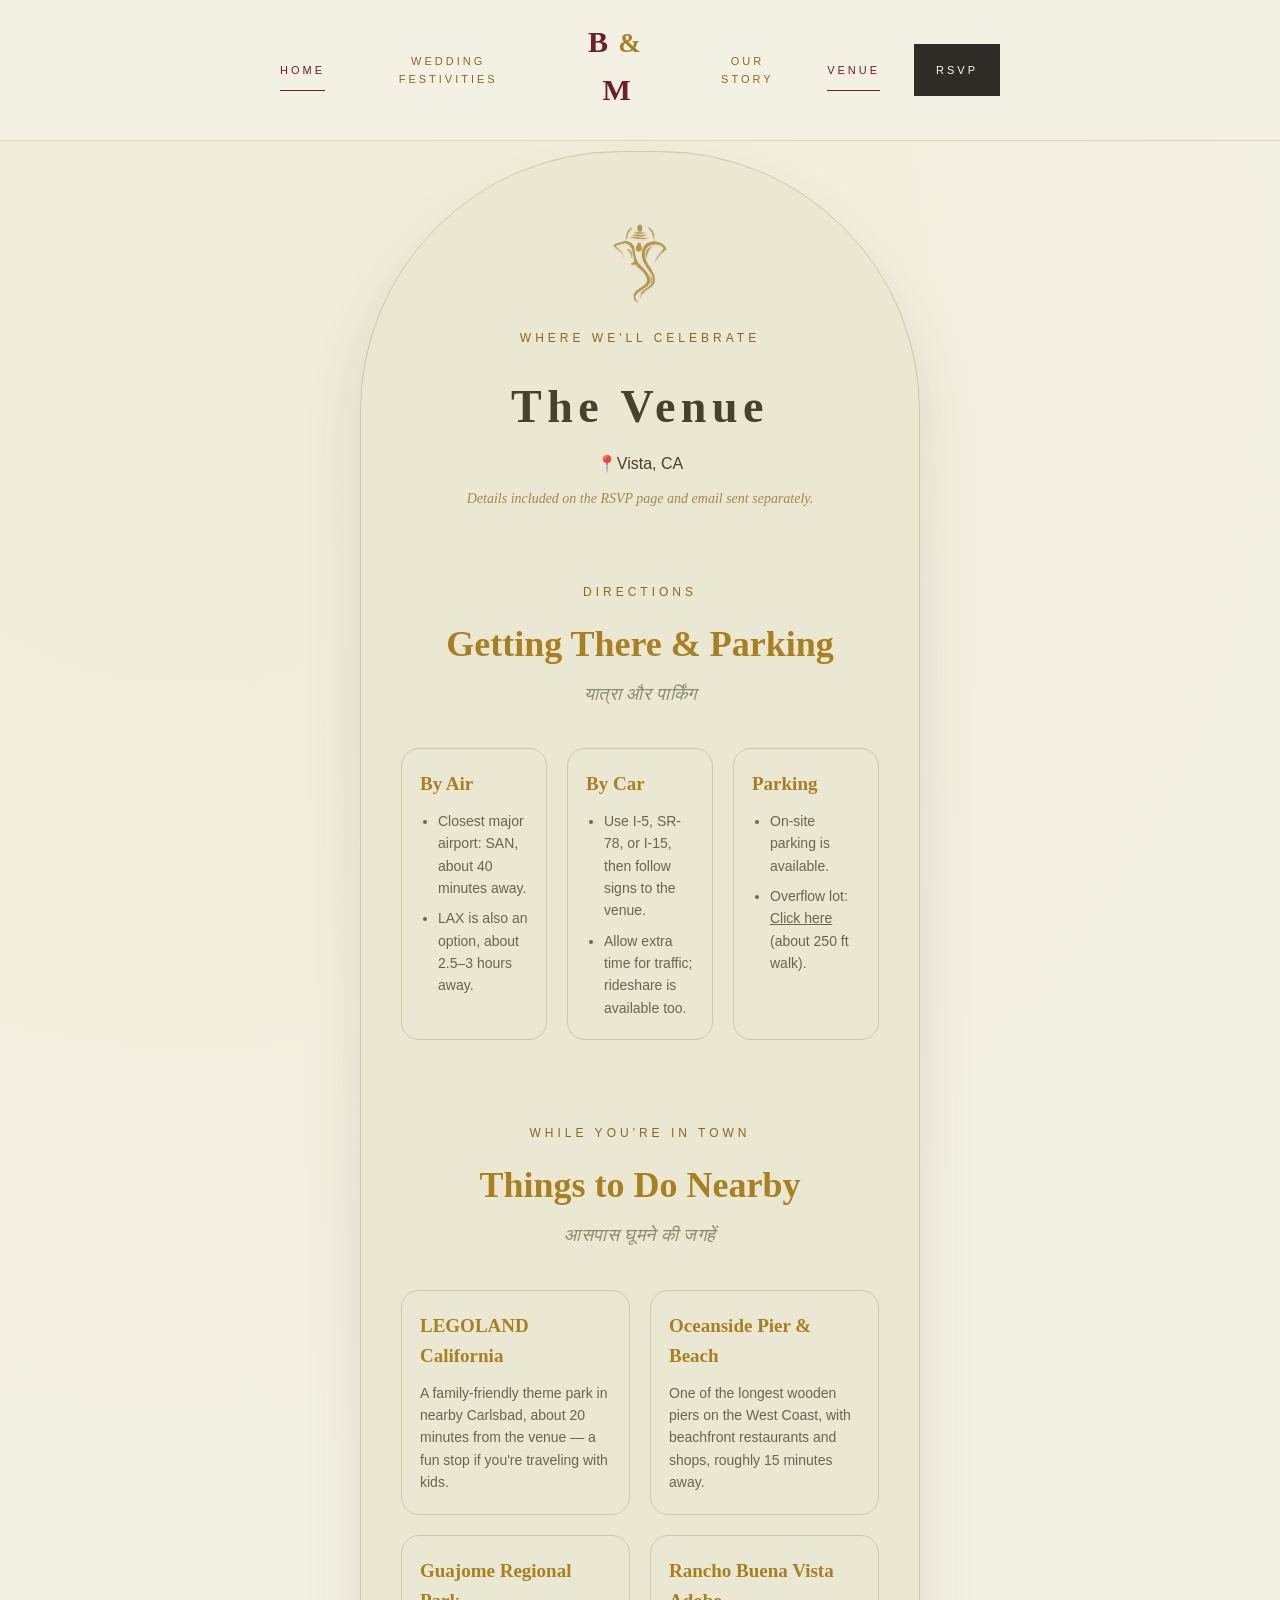
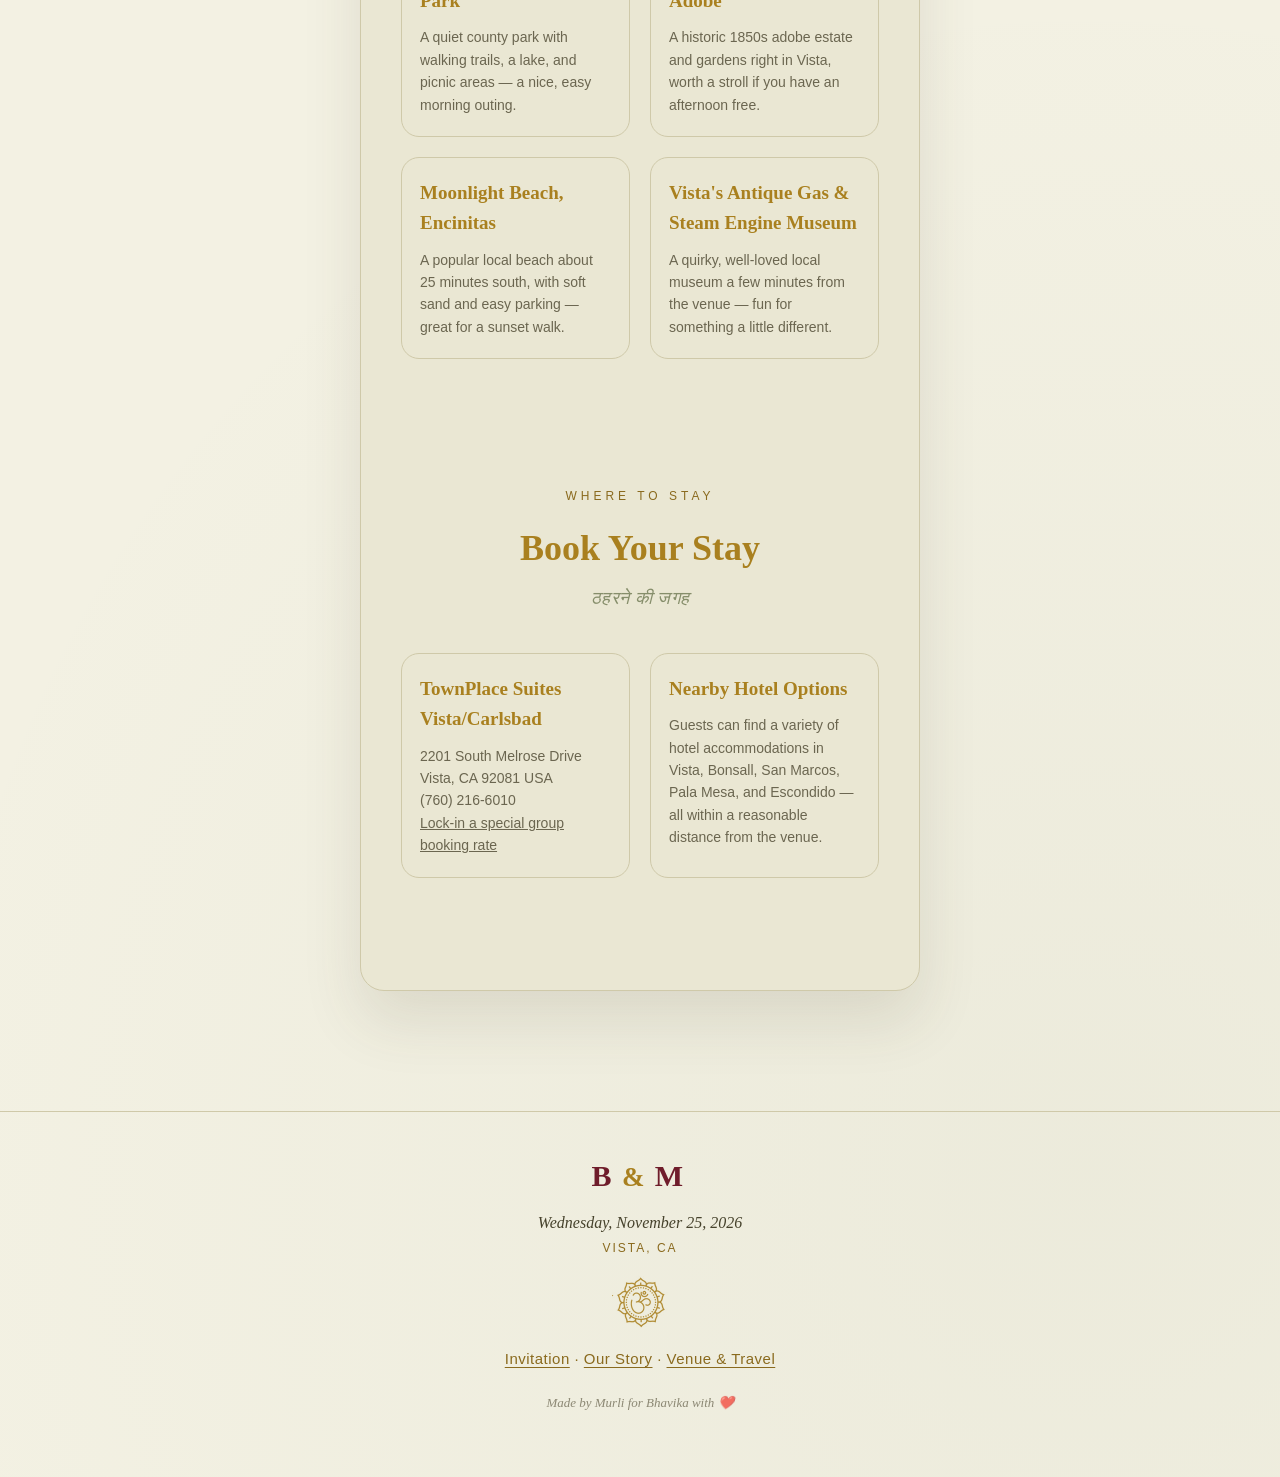
<file: venue.html>
<!DOCTYPE html>
<html lang="en">
<head>
<meta charset="UTF-8">
<meta name="viewport" content="width=device-width, initial-scale=1.0">
<meta name="robots" content="noindex, nofollow">
<meta http-equiv="Content-Security-Policy" content="default-src 'self'; style-src 'self' https://fonts.googleapis.com; font-src https://fonts.gstatic.com; script-src 'self'; connect-src 'self' https://script.google.com; img-src 'self'; frame-ancestors 'none';">
<title>Bhavika & Murli · Venue &amp; Travel</title>
<meta name="description" content="Venue details, directions, parking, things to do, and hotel recommendations for Bhavika and Murli's wedding in Vista, CA.">
<link rel="preconnect" href="https://fonts.googleapis.com">
<link rel="preconnect" href="https://fonts.gstatic.com" crossorigin>
<link href="https://fonts.googleapis.com/css2?family=Alex+Brush&family=Cormorant+Garamond:wght@500;600;700&family=Great+Vibes&family=Noto+Serif+Devanagari:wght@400;500;600;700&family=Poppins:wght@300;400;500&display=swap" rel="stylesheet">
<link rel="stylesheet" href="style.css">
</head>
<body>

<header class="site-header">
  <button class="nav-toggle" type="button" aria-expanded="false" aria-controls="site-navigation">Menu</button>
  <a class="mobile-brand" href="index.html" aria-label="Bhavika and Murli home">
    <span class="footer-initials">B</span><span class="footer-amp">&amp;</span><span class="footer-initials">M</span>
  </a>
  <nav class="site-nav" id="site-navigation" aria-label="Main navigation">
    <a class="site-tab active" href="index.html" aria-current="page">Home</a>
    <a class="site-tab" href="index.html#schedule">Wedding Festivities</a>
    <a class="site-tab" href="index.html"><p class="footer-mark"><span class="footer-initials">B</span><span class="footer-amp">&amp;</span><span class="footer-initials">M</span></p></a>
    <a class="site-tab" href="story.html">Our Story</a>
    <a class="site-tab active" href="venue.html">Venue</a>
    <a class="site-tab" href="RSVP.html">RSVP</a>
  </nav>
</header>

<main>

  <section class="hero">
    <div class="arch-card">
      <img class="crest" src="images/ganesha-crest.png" alt="Ganesha">
      <p class="eyebrow">Where we'll celebrate</p>
      <h1 class="names small">The Venue</h1>

      <div class="details">
        <p class="venue"> 📍Vista, CA</p>
        <p class="venue venue-note">Details included on the RSVP page and email sent separately.</p>
      </div>
    

  <section class="schedule">
    <p class="section-eyebrow">Directions</p>
    <h2 class="section-title">Getting There &amp; Parking <span class="dev">यात्रा और पार्किंग</span></h2>

    <div class="travel-grid compact-grid">
      <div class="travel-card">
        <p class="travel-title">By Air</p>
        <ul>
          <li>Closest major airport: SAN, about 40 minutes away.</li>
          <li>LAX is also an option, about 2.5–3 hours away.</li>
        </ul>
      </div>
      <div class="travel-card">
        <p class="travel-title">By Car</p>
        <ul>
          <li>Use I-5, SR-78, or I-15, then follow signs to the venue.</li>
          <li>Allow extra time for traffic; rideshare is available too.</li>
        </ul>
      </div>
      <div class="travel-card">
        <p class="travel-title">Parking</p>
        <ul>
          <li>On-site parking is available.</li>
          <li>Overflow lot: <a href="https://maps.app.goo.gl/KHk3M1zWxj5duQGb6" target="_blank" rel="noopener">Click here</a> (about 250 ft walk).</li>
        </ul>
      </div>
    </div>
  </section>

  <section class="travel" id="travel">
    <p class="section-eyebrow">While You're in Town</p>
    <h2 class="section-title">Things to Do Nearby <span class="dev">आसपास घूमने की जगहें</span></h2>
    <div class="travel-grid">
      <div class="travel-card">
        <p class="travel-title">LEGOLAND California</p>
        <p>A family-friendly theme park in nearby Carlsbad, about 20 minutes from the venue — a fun stop if you're traveling with kids.</p>
      </div>
      <div class="travel-card">
        <p class="travel-title">Oceanside Pier &amp; Beach</p>
        <p>One of the longest wooden piers on the West Coast, with beachfront restaurants and shops, roughly 15 minutes away.</p>
      </div>
      <div class="travel-card">
        <p class="travel-title">Guajome Regional Park</p>
        <p>A quiet county park with walking trails, a lake, and picnic areas — a nice, easy morning outing.</p>
      </div>
      <div class="travel-card">
        <p class="travel-title">Rancho Buena Vista Adobe</p>
        <p>A historic 1850s adobe estate and gardens right in Vista, worth a stroll if you have an afternoon free.</p>
      </div>
      <div class="travel-card">
        <p class="travel-title">Moonlight Beach, Encinitas</p>
        <p>A popular local beach about 25 minutes south, with soft sand and easy parking — great for a sunset walk.</p>
      </div>
      <div class="travel-card">
        <p class="travel-title">Vista's Antique Gas &amp; Steam Engine Museum</p>
        <p>A quirky, well-loved local museum a few minutes from the venue — fun for something a little different.</p>
      </div>
    </div>
  </section>

  <section class="schedule">
    <p class="section-eyebrow">Where to Stay</p>
    <h2 class="section-title">Book Your Stay <span class="dev">ठहरने की जगह</span></h2>

    <div class="travel-grid">
      <div class="travel-card">
        <p class="travel-title">TownPlace Suites Vista/Carlsbad</p>
        <p class="hotel-address">2201 South Melrose Drive<br>Vista, CA 92081 USA<br>(760) 216-6010</p>
        <p><a href="https://app.marriott.com/resview2?id=1789747940023&amp;key=GRP&amp;app=resvlink" target="_blank" rel="noopener">Lock-in a special group booking rate</a></p>
      </div>
      <div class="travel-card">
        <p class="travel-title">Nearby Hotel Options</p>
        <p>Guests can find a variety of hotel accommodations in Vista, Bonsall, San Marcos, Pala Mesa, and Escondido — all within a reasonable distance from the venue.</p>
      </div>
    </div>
  </section>

  </div>
  </section>

</main>

<footer>
  <p class="footer-mark"><span class="footer-initials">B</span><span class="footer-amp">&amp;</span><span class="footer-initials">M</span></p>
  <div class="footer-meta">
    <p class="footer-date">Wednesday, November 25, 2026</p>
    <p class="footer-location">Vista, CA</p>
  </div>
  <img class="footer-om" src="images/om-icon.png" alt="Om symbol">
  <p class="footer-links"><a href="index.html">Invitation</a> &middot; <a href="story.html">Our Story</a> &middot; <a href="venue.html">Venue &amp; Travel</a></p>
  <p class="footer-credit">Made by Murli for Bhavika with ❤️</p>
</footer>

<script src="script.js"></script>
</body>
</html>
</file>
<file: style.css>
/* ============================================
   Design tokens — off-white / sage with gold accents
   ============================================ */
:root {
  --bg:           #F3F1E3;  /* off-white, leaning sage */
  --panel:        #EAE7D3;  /* card / panel background */
  --panel-deep:   #E1DEC5;  /* slightly deeper panel (inputs) */
  --line:         #CFC9A9;  /* borders */
  --gold:         #A9801F;  /* primary gold — headings, accents */
  --gold-bright:  #C79A3A;  /* hover / brighter gold */
  --gold-deep:    #8A6A1E;  /* small gold text needing more contrast */
  --ink:          #46422C;  /* primary body/heading text */
  --ink-soft:     #6B6650;  /* secondary text */
  --sage:         #7C8560;  /* sage accent for dividers */

  --font-display: 'Cormorant Garamond', serif;
  --font-body: 'Poppins', sans-serif;

  --max-width: 720px;
}

* { box-sizing: border-box; }

html { scroll-behavior: smooth; }

body {
  margin: 0;
  overflow-x: hidden;
  background: var(--bg);
  background-image:
    radial-gradient(circle at 15% 10%, rgba(169,128,31,0.05), transparent 40%),
    radial-gradient(circle at 85% 90%, rgba(124,133,96,0.06), transparent 40%);
  color: var(--ink);
  font-family: var(--font-body);
  font-weight: 300;
  line-height: 1.6;
  -webkit-font-smoothing: antialiased;
}

@media (prefers-reduced-motion: reduce) {
  * { animation-duration: 0.001ms !important; animation-iteration-count: 1 !important; transition-duration: 0.001ms !important; }
}

a { color: inherit; }

.site-header {
  position: sticky;
  top: 0;
  z-index: 5;
  width: 100%;
  padding: 0 20px;
  background: rgba(243,241,227,0.96);
  border-bottom: 1px solid rgba(207,201,169,0.7);
  backdrop-filter: blur(8px);
}
.nav-toggle { display: none; }
.mobile-brand { display: none; }
.site-nav {
  display: flex;
  justify-content: center;
  align-items: center;
  gap: 34px;
  max-width: var(--max-width);
  margin: 0 auto;
  padding: 0;
}
.site-tab {
  position: relative;
  padding: 18px 0 16px;
  color: var(--gold-deep);
  font-size: 11px;
  font-weight: 500;
  letter-spacing: 3px;
  text-align: center;
  text-transform: uppercase;
  text-decoration: none;
  transition: color 0.2s ease, background 0.2s ease;
}
.site-tab:hover { color: #6f1d2b; }
.site-tab.active {
  color: #6f1d2b;
}
.site-tab.active::after {
  content: '';
  position: absolute;
  left: 0;
  right: 0;
  bottom: 5px;
  height: 1px;
  background: currentColor;
}
.site-tab[href="RSVP.html"] {
  padding: 18px 22px 16px;
  background: #2f2c27;
  color: #FBF9F0;
}
.site-tab[href="RSVP.html"]:hover,
.site-tab.active[href="RSVP.html"] {
  background: #6f1d2b;
  color: #FBF9F0;
}
.site-tab.active[href="RSVP.html"]::after { background: #FBF9F0; }

/* ============================================
   Hero / Arch card
   ============================================ */
main { max-width: var(--max-width); margin: 0 auto; padding: 0 24px 60px; }

.index-page main { max-width: 1200px; }
.index-page .hero {
  height: auto;
  min-height: calc(100svh - 94px);
  width: calc(100% - 36px);
  max-width: 1060px;
  margin: 0 auto;
  padding: 18px 0 28px;
}
.index-page .card-invitation {
  width: min(100%, 820px);
  max-width: none;
  height: auto;
  min-height: 0;
  display: flex;
  flex-direction: column;
  align-items: center;
  justify-content: center;
}

.hero {
  display: flex;
  justify-content: center;
  align-items: center;
  padding-top: 10px;
  padding-bottom: 40px;
  min-height: auto; /* allow the card to size naturally so scaled content isn't clipped */
}

.arch-card {
  position: relative;
  width: 100%;
  max-width: 560px;
  background: var(--panel);
  border: 1px solid var(--line);
  border-radius: 260px 260px 24px 24px;
  padding: 72px 40px 48px;
  text-align: center;
  box-shadow: 0 30px 60px rgba(70,66,44,0.12);
  margin: 0 auto; /* ensure card centers when not inside a flex container */
}

/* Invitation-card variant — used for the homepage hero only */
.arch-card.card-invitation {
  border-radius: 18px;
  border: 1px solid var(--gold);
  /* responsive padding: reduce on small screens but allow expansion on large */
  padding: clamp(28px, 4.5vw, 56px) clamp(18px, 3.5vw, 36px) clamp(20px, 4vw, 44px);
  box-shadow: 0 24px 50px rgba(70,66,44,0.14), 0 8px 24px rgba(169,128,31,0.15);
  max-width: 680px;
  margin: 0 auto;
}
.arch-card.card-invitation::before {
  content: '';
  position: absolute;
  inset: 10px;
  border: 1px solid var(--line);
  border-radius: 12px;
  pointer-events: none;
}
.card-accent {
  position: absolute;
  width: 46px;
  height: auto;
  opacity: 0.85;
  z-index: 1;
}
.card-accent.top-left { top: 20px; left: 20px; transform: scaleX(-1) rotate(-8deg); }
.card-accent.top-right { top: 20px; right: 20px; transform: rotate(-8deg); }

.arch-card .crest {

  width: 54px;
  height: auto;
  margin-bottom: 18px;
  filter: drop-shadow(0 1px 1px rgba(70,66,44,0.15));
}
.arch-card .index-crest { width: 42px; margin-bottom: 2px; }
.index-mantra {
  margin: 0 0 22px;
  color: #6f1d2b;
  font-family: 'Karma', serif;
  font-size: 17px;
  line-height: 1.2;
}

.eyebrow {
  font-family: var(--font-body);
  font-size: 12px;
  letter-spacing: 4px;
  text-transform: uppercase;
  color: var(--gold-deep);
  margin: 0 0 34px;
}

.names {
  display: flex;
  justify-content: center;
  align-items: center;
  gap: 0.55em;
  flex-wrap: nowrap;
  font-family: 'Cormorant Garamond', serif;
  font-weight: 700;
  margin: 0;
  line-height: 1.1;
}
.names.small { font-size: clamp(34px, 7vw, 46px); letter-spacing: 0.12em; }
.arch-card .page-dev {
  margin: 8px 0 0;
  color: var(--sage);
  font-family: var(--font-display);
  font-size: 17px;
  font-style: italic;
  letter-spacing: 0.5px;
}
.names .name-group {
  display: flex;
  flex-direction: column;
  align-items: center;
  min-width: 0;
}
.names .name {
  display: inline-block;
  font-size: clamp(32px, 6.8vw, 50px);
  letter-spacing: 0.14em;
  text-transform: uppercase;
  color: #6f1d2b;
}
.names .name-details {
  margin-top: 6px;
  font-size: clamp(13.2px, 2.28vw, 16.8px);
  font-weight: 600;
  letter-spacing: 0.04em;
  text-transform: none;
  color: #7a2a35;
  line-height: 1.35;
}
.names .amp {
  display: inline-block;
  font-family: 'Alex Brush', cursive;
  font-style: normal;
  font-weight: 600;
  font-size: 0.85em;
  letter-spacing: 0;
  color: var(--gold);
  margin: 0 0.22em;
}
.card-invitation .names .amp { font-size: 1.1em; }

@media (max-width: 480px) {
  .names {
    flex-direction: column;
    align-items: center;
    gap: 0.35rem;
  }

  .names .amp {
    display: inline-block;
    margin: 0.15rem 0;
  }

  .names .name {
    font-size: clamp(28px, 8vw, 38px);
  }

  .names .name-details {
    font-size: clamp(10px, 3vw, 12px);
    margin-top: 4px;
  }
}

.tagline {
  font-family: var(--font-display);
  font-style: italic;
  font-size: clamp(14px, 2.2vw, 18px);
  color: var(--ink);
  margin: 38px 0 26px;
}

.details { margin: 18px 0 8px; }
.details .venue { margin: 0 0 6px; font-weight: 400; color: var(--ink); }
.details .venue-note { margin-top: 12px; font-family: var(--font-display); font-size: 14px; font-style: italic; color: var(--gold-deep); opacity: 0.75; }
.details .date { margin: 0; color: var(--gold-deep); font-weight: 500; letter-spacing: 0.5px; }

.cta {
  display: inline-block;
  margin-top: 32px;
  padding: 14px 44px;
  background: var(--gold);
  color: #FBF9F0;
  font-family: var(--font-body);
  font-weight: 500;
  font-size: 14px;
  letter-spacing: 2px;
  text-transform: uppercase;
  text-decoration: none;
  border-radius: 999px;
  transition: transform 0.2s ease, background 0.2s ease;
}
.cta:hover { background: var(--gold-bright); transform: translateY(-2px); }
.cta:focus-visible { outline: 2px solid var(--gold-bright); outline-offset: 3px; }

.cta-outline {
  background: transparent;
  border: 1px solid var(--gold);
  color: var(--gold-deep);
}
.cta-outline:hover { background: var(--gold); color: #FBF9F0; }
.venue-map-link { display: block; width: fit-content; margin: 32px auto 0; }

/* Helper: scale visual size by 25% for selected blocks (homepage use) */
.scale-125 {
  transform: scale(1.25);
  transform-origin: top center;
  display: block;
  will-change: transform;
}

/* Larger padding variant for the invitation card to simulate a 1.25× visual increase
   without using transforms (so document flow grows and following content isn't overlapped) */
.arch-card.card-invitation.enlarge-above {
  padding: clamp(42px, 5vw, 58px) clamp(24px, 3.5vw, 38px) clamp(36px, 4.5vw, 50px);
}

/* ============================================
   Countdown
   ============================================ */
.countdown-section { text-align: center; padding: 56px 0 20px; }

.section-eyebrow {
  font-size: 12px;
  letter-spacing: 4px;
  text-transform: uppercase;
  color: var(--gold-deep);
  margin: 0 0 14px;
}

.section-title {
  font-family: var(--font-display);
  font-size: clamp(28px, 5vw, 36px);
  color: var(--gold);
  margin: 0 0 40px;
  font-weight: 600;
}
.section-title { display: flex; flex-direction: column; align-items: center; }
.section-title .dev {
  display: block;
  font-family: var(--font-display);
  font-style: italic;
  font-weight: 500;
  font-size: 0.5em;
  color: var(--sage);
  letter-spacing: 0.5px;
  margin: 6px 0 0;
  opacity: 0.9;
}

.countdown { display: flex; justify-content: center; gap: 18px; flex-wrap: wrap; }
.count-block {
  background: var(--panel);
  border: 1px solid var(--line);
  border-radius: 16px;
  padding: 18px 20px;
  min-width: 84px;
}
.count-block .num {
  display: block;
  font-family: var(--font-display);
  font-size: 34px;
  font-weight: 600;
  color: var(--gold);
}
.count-block .label {
  display: block;
  font-size: 11px;
  letter-spacing: 2px;
  text-transform: uppercase;
  color: var(--ink-soft);
  margin-top: 4px;
}

/* ============================================
   Story teaser (home page)
   ============================================ */
.story-teaser { padding: 20px 0 64px; text-align: center; }
.story-teaser-grid {
  display: flex;
  flex-direction: column;
  align-items: center;
  gap: 24px;
}

.guest-rsvp-form { max-width: 520px; margin: 0 auto; text-align: left; }
.guest-rsvp-form label { display: block; font-size: 12px; letter-spacing: 1.5px; text-transform: uppercase; color: var(--gold-deep); margin-bottom: 6px; }
.guest-rsvp-controls { display: flex; gap: 12px; align-items: stretch; }
.guest-rsvp-controls input { flex: 1; min-width: 0; padding: 12px 14px; background: #FBF9F0; border: 1px solid var(--line); border-radius: 10px; font: inherit; color: var(--ink); }
.guest-rsvp-controls .cta { margin-top: 0; white-space: nowrap; padding-left: 20px; padding-right: 20px; }
.story-photo {
  width: 100%;
  max-width: 340px;
  border-radius: 20px;
  overflow: hidden;
  background: var(--panel);
}
.story-teaser p.story-copy { max-width: 480px; margin: 0 auto; font-size: 15px; color: var(--ink-soft); }

/* Placeholder photo box — swap for a real <img> once photos are added */
.photo-placeholder {
  width: 100%;
  height: 100%;
  display: flex;
  flex-direction: column;
  align-items: center;
  justify-content: center;
  gap: 8px;
  background: var(--panel);
  border: 1px dashed var(--line);
  color: var(--ink-soft);
  font-size: 13px;
  text-align: center;
  padding: 16px;
}
.photo-placeholder .icon { font-size: 28px; opacity: 0.6; }
.story-image {
  display: block;
  width: 100%;
  height: auto;
  object-fit: contain;
  background: var(--panel);
  border-radius: inherit;
}

/* ============================================
   Schedule
   ============================================ */
.schedule { padding: 64px 0; text-align: center; }

.event-list {
  list-style: none;
  margin: 0 auto;
  padding: 0;
  max-width: 480px;
  text-align: left;
  border-left: 1px solid var(--line);
}

.event {
  position: relative;
  padding: 4px 0 36px 32px;
}
.event:last-child { padding-bottom: 4px; }

.event-mark {
  position: absolute;
  left: -6px;
  top: 6px;
  width: 11px;
  height: 11px;
  border-radius: 50%;
  background: var(--gold);
  box-shadow: 0 0 0 4px var(--bg);
}

.event-name {
  font-family: var(--font-display);
  font-size: 24px;
  font-weight: 600;
  color: var(--gold);
  margin: 0 0 4px;
}
.event-when { margin: 0; color: var(--gold-deep); font-size: 14px; letter-spacing: 0.5px; }
.event-where { margin: 4px 0 8px; font-size: 14px; color: var(--ink); opacity: 0.9; }
.event-note { margin: 0; font-size: 14px; color: var(--ink-soft); }

/* ============================================
   Travel / info grids (reused on venue + events pages)
   ============================================ */
.travel { padding: 20px 0 64px; text-align: center; }

.travel-grid {
  display: grid;
  grid-template-columns: repeat(auto-fit, minmax(180px, 1fr));
  gap: 20px;
  text-align: left;
}
.compact-grid {
  grid-template-columns: repeat(3, minmax(0, 1fr));
}
.travel-card {
  background: var(--panel);
  border: 1px solid var(--line);
  border-radius: 18px;
  padding: 20px 18px;
}
.travel-card ul {
  margin: 0;
  padding-left: 18px;
}
.travel-card li {
  margin: 0 0 8px;
  font-size: 14px;
  color: var(--ink-soft);
}
.travel-card li:last-child { margin-bottom: 0; }
.travel-title {
  font-family: var(--font-display);
  font-size: 19px;
  font-weight: 600;
  color: var(--gold);
  margin: 0 0 10px;
}
.travel-card .hotel-address { margin: 0; font-size: 14px; color: var(--ink-soft); }
.travel-card p:last-child { margin: 0; font-size: 14px; color: var(--ink-soft); }

@media (max-width: 820px) {
  .compact-grid {
    grid-template-columns: 1fr;
  }
}

.venue-link { display: block; margin: 28px auto 0; width: fit-content; }

/* ============================================
   Closing / PS
   ============================================ */
.closing { text-align: center; padding: 40px 0 20px; }
.closing p { font-family: var(--font-display); font-style: italic; font-size: 22px; color: var(--ink); margin: 0 0 8px; }

.ps-note { text-align: center; padding: 8px 0 40px; }
.ps-note p {
  font-family: var(--font-display);
  font-style: italic;
  font-size: 16px;
  color: var(--ink-soft);
  margin: 0;
}
.ps-label {
  font-family: var(--font-body);
  font-style: normal;
  font-weight: 500;
  letter-spacing: 1px;
  color: var(--gold-deep);
  margin-right: 6px;
}

/* ============================================
   Footer
   ============================================ */
footer {
  text-align: center;
  padding: 40px 24px 50px;
  color: var(--gold-deep);
  border-top: 1px solid var(--line);
  margin-top: 20px;
}

.footer-mark {
  font-family: 'Cormorant Garamond', serif;
  font-weight: 600;
  font-size: 30px;
  letter-spacing: 0.18em;
  text-transform: uppercase;
  color: #6f1d2b;
  margin: 0 0 10px;
}
.footer-initials { display: inline-block; }
.footer-amp {
  display: inline-block;
  font-family: 'Alex Brush', cursive;
  font-size: 0.9em;
  color: var(--gold);
  margin: 0 0.18em;
}
.footer-meta { margin: 0 0 16px; }
.footer-meta .footer-date { font-family: var(--font-display); font-style: italic; font-size: 16px; color: var(--ink); margin: 0; }
.footer-meta .footer-location { font-size: 12px; letter-spacing: 2px; text-transform: uppercase; color: var(--gold-deep); margin: 4px 0 0; }

.footer-om { width: 56px; height: auto; margin: 6px auto 18px; display: block; opacity: 0.9; }

.footer-links {
  font-size: 15px;
  font-weight: 500;
  letter-spacing: 0.5px;
  margin-top: 6px;
}
.footer-links a { text-decoration: underline; text-underline-offset: 3px; color: var(--gold-deep); }
.footer-links a:hover { color: var(--gold); }

.footer-credit {
  font-family: var(--font-display);
  font-style: italic;
  font-size: 13px;
  color: var(--ink-soft);
  opacity: 0.75;
  margin-top: 22px;
}

/* ============================================
   RSVP form
   ============================================ */
.rsvp-main { padding-top: 10px; }
.rsvp-card { max-width: 520px; padding: 60px 36px 44px; border-radius: 220px 220px 24px 24px; }
.rsvp-venue { width: 100%; max-width: 520px; margin: 64px auto 0; background: var(--panel); }

.rsvp-form { text-align: left; margin-top: 24px; display: flex; flex-direction: column; gap: 6px; }

.rsvp-form label {
  font-size: 12px;
  letter-spacing: 1.5px;
  text-transform: uppercase;
  color: var(--gold-deep);
  margin: 18px 0 6px;
}
.rsvp-form label:first-of-type { margin-top: 0; }

.rsvp-form input[type="text"],
.rsvp-form input[type="email"],
.rsvp-form select,
.rsvp-form textarea {
  width: 100%;
  padding: 12px 14px;
  background: #FBF9F0;
  border: 1px solid var(--line);
  border-radius: 10px;
  color: var(--ink);
  font-family: var(--font-body);
  font-size: 15px;
  font-weight: 300;
}
.rsvp-form input::placeholder,
.rsvp-form textarea::placeholder {
  color: rgba(70,66,44,0.45);
  opacity: 1; /* ensure consistent placeholder visibility across browsers */
}
.rsvp-form input[type="text"]:focus,
.rsvp-form input[type="email"]:focus,
.rsvp-form select:focus,
.rsvp-form textarea:focus {
  outline: none;
  border-color: var(--gold);
}
.rsvp-form textarea { resize: vertical; }

.attend-fieldset { border: none; padding: 0; margin: 18px 0 0; }
.attend-fieldset legend {
  font-size: 12px;
  letter-spacing: 1.5px;
  text-transform: uppercase;
  color: var(--gold-deep);
  margin-bottom: 10px;
  padding: 0;
}

.radio-row { display: flex; gap: 12px; flex-wrap: wrap; }
.radio-pill {
  flex: 1 1 220px;
  min-width: 220px;
  white-space: nowrap;
  display: flex;
  align-items: center;
  justify-content: center;
  gap: 8px;
  padding: 12px 14px;
  border: 1px solid var(--line);
  border-radius: 999px;
  cursor: pointer;
  font-size: 13px;
  transition: border-color 0.2s ease, background 0.2s ease;
}
.radio-pill:has(input:checked) {
  border-color: var(--gold);
  background: rgba(169,128,31,0.1);
  color: var(--gold-deep);
}
.radio-pill input { accent-color: var(--gold); }

.checkbox-col { display: flex; flex-direction: column; gap: 10px; margin-top: 4px; }
.checkbox-row { display: flex; align-items: center; gap: 10px; font-size: 14px; text-transform: none; letter-spacing: 0; color: var(--ink); }
.checkbox-row[hidden] { display: none; }
.checkbox-row input { accent-color: var(--gold); width: 16px; height: 16px; }
.select-all-row {
  font-weight: 500;
  color: var(--gold-deep);
  padding-bottom: 6px;
  border-bottom: 1px solid var(--line);
  margin-bottom: 2px;
}
.event-access-note {
  margin: 0 0 12px;
  color: var(--gold-deep);
  font-size: 14px;
  line-height: 1.5;
}

.submit-btn { width: 100%; margin-top: 30px; border: none; cursor: pointer; }

.form-status {
  text-align: center;
  margin-top: 14px;
  font-size: 14px;
  min-height: 20px;
  color: var(--gold-deep);
}
.form-status.error { color: #B24B32; }

.hp-field {
  position: absolute;
  left: -9999px;
  top: -9999px;
  height: 0;
  overflow: hidden;
}

/* ============================================
   Our Story page
   ============================================ */
.story-page-header { text-align: center; padding: 10px 0 20px; }
.story-page-header p.story-intro { max-width: 520px; margin: 20px auto 0; color: var(--ink-soft); font-size: 15px; }

/* Make the story intro stand out similar to the Hindi subheading */
.story-intro {
  font-family: var(--font-display);
  font-style: italic;
  font-weight: 500;
  font-size: 16px;
  color: var(--sage);
  letter-spacing: 0.6px;
  text-align: center;
  margin: 18px auto 28px;
  max-width: 720px;
  opacity: 0.95;
}

.story-gallery {
  display: grid;
  grid-template-columns: 1fr;
  gap: 14px;
  margin: 36px 0 8px;
}
.story-gallery .story-photo {
  max-width: none;
  height: auto;
  overflow: hidden;
  border-radius: 22px;
  background: var(--panel);
}

@media (min-width: 980px) {
  .story-gallery {
    gap: 16px;
  }
  .story-gallery .story-photo {
    border-radius: 22px;
  }
}

/* Ensure images fill their grid cells without odd cropping */
.story-gallery .story-photo .story-image,
.story-gallery .story-photo .photo-placeholder {
  width: 100%;
  height: 100%;
  object-fit: contain;
  display: block;
}

.story-chapters { margin-top: 20px; }
.story-instagram { margin: 28px 0 4px; text-align: center; }
.story-instagram .cta {
  display: inline-flex;
  align-items: center;
  justify-content: center;
  gap: 10px;
  margin-top: 0;
  max-width: 100%;
}
.instagram-icon { width: 18px; height: 18px; flex: 0 0 auto; }
.story-chapter {
  position: relative;
  display: grid;
  grid-template-columns: 1fr;
  gap: 20px;
  align-items: center;
  padding: 32px 0;
  border-top: 1px solid var(--line);
}
.story-chapter:first-child { border-top: none; }
.story-chapter-date {
  position: absolute;
  right: calc(100% + 62px);
  top: 50%;
  color: var(--gold-deep);
  font-family: var(--font-display);
  font-size: 21px;
  letter-spacing: 1px;
  line-height: 1;
  white-space: nowrap;
  writing-mode: vertical-rl;
  transform: translateY(-50%) rotate(180deg);
}
@media (min-width: 620px) {
  .story-chapter { grid-template-columns: 1fr 1.2fr; text-align: left; }
  .story-chapter.reverse { grid-template-columns: 1.2fr 1fr; }
  .story-chapter.reverse .story-photo { order: 2; }
}
@media (max-width: 619px) {
  .story-chapter-date {
    position: static;
    display: block;
    margin: 0 0 14px;
    font-size: 19.5px;
    letter-spacing: 0.8px;
    text-align: left;
    white-space: normal;
    writing-mode: horizontal-tb;
    transform: none;
  }
}

/* Timeline images: preserve original aspect ratio, avoid cropping, and limit height
   so images never expand to match long text columns. */
.story-chapter .story-photo {
  max-width: none;
  margin: 0 auto;
  display: flex;
  align-items: center;
  justify-content: center;
  border-radius: 20px;
  overflow: hidden;
  width: 100%;
  max-width: 420px;
  background: var(--panel);
}
.story-chapter .story-photo .story-image,
.story-chapter .story-photo .photo-placeholder {
  width: 100%;
  height: auto;
  object-fit: contain;
  display: block;
}
.story-chapter-title {
  font-family: var(--font-display);
  font-size: 26px;
  font-weight: 600;
  color: var(--gold);
  margin: 0 0 10px;
}
.story-chapter p { color: var(--ink-soft); font-size: 15px; margin: 0; }

/* ============================================
   Detailed Events page (access-gated)
   ============================================ */
.access-locked {
  text-align: center;
  max-width: 480px;
  margin: 40px auto;
  padding: 40px 30px;
  background: var(--panel);
  border: 1px solid var(--line);
  border-radius: 24px;
}
.access-locked p { color: var(--ink-soft); font-size: 15px; margin: 0 0 0; }
.access-locked .lock-icon { font-size: 30px; margin-bottom: 14px; display: block; }

.event-detail {
  text-align: left;
  background: var(--panel);
  border: 1px solid var(--line);
  border-radius: 24px;
  padding: 32px 30px;
  margin-bottom: 24px;
}
.event-detail[hidden] { display: none; }
.event-detail-title {
  font-family: var(--font-display);
  font-size: 28px;
  font-weight: 600;
  color: var(--gold);
  margin: 0 0 4px;
}
.event-detail-when { color: var(--gold-deep); font-size: 14px; margin: 0 0 20px; }
.event-detail p.event-detail-desc { color: var(--ink); font-size: 15px; margin: 0 0 20px; }

.outfit-box {
  background: #FBF9F0;
  border: 1px solid var(--line);
  border-radius: 16px;
  padding: 18px 20px;
}
.outfit-box .outfit-title {
  font-size: 12px;
  letter-spacing: 1.5px;
  text-transform: uppercase;
  color: var(--gold-deep);
  margin: 0 0 8px;
}
.outfit-box p { margin: 0; font-size: 14px; color: var(--ink-soft); }

/* ============================================
   Responsive
   ============================================ */
@media (max-width: 900px) {
  body {
    padding-left: 0;
    padding-top: 58px;
  }
  .index-page .hero {
    height: auto;
    min-height: auto;
    width: 100%;
    margin-left: 0;
    padding: 18px 0 8px;
  }
  .index-page main { padding: 0 14px 40px; }
  .site-header {
    position: fixed;
    top: 0;
    left: 0;
    z-index: 20;
    width: 100%;
    height: 58px;
    padding: 0;
    background: rgba(243,241,227,0.98);
    border-right: 0;
    border-bottom: 1px solid rgba(207,201,169,0.7);
    pointer-events: auto;
  }
  .site-header::after {
    content: '';
    position: fixed;
    inset: 0;
    z-index: 10;
    background: rgba(45,28,22,0.35);
    opacity: 0;
    pointer-events: none;
    transition: opacity 0.25s ease;
  }
  .site-header.is-open::after { opacity: 1; pointer-events: auto; }
  .nav-toggle {
    display: block;
    position: fixed;
    top: 14px;
    left: 14px;
    z-index: 30;
    width: 44px;
    height: 40px;
    padding: 0;
    border: 1px solid var(--line);
    border-radius: 4px;
    background: var(--panel);
    color: transparent;
    font-size: 0;
    cursor: pointer;
    pointer-events: auto;
  }
  .mobile-brand {
    display: block;
    position: absolute;
    top: 8px;
    left: 50%;
    z-index: 31;
    transform: translateX(-50%);
    color: #6f1d2b;
    font-family: 'Cormorant Garamond', serif;
    font-size: 30px;
    font-weight: 600;
    letter-spacing: 0.18em;
    line-height: 42px;
    text-decoration: none;
    white-space: nowrap;
  }
  .mobile-brand .footer-amp {
    font-size: 0.9em;
  }
  .nav-toggle::before,
  .nav-toggle::after {
    content: '';
    position: absolute;
    left: 11px;
    width: 20px;
    height: 2px;
    background: var(--gold-deep);
    transition: transform 0.2s ease, box-shadow 0.2s ease;
  }
  .nav-toggle::before {
    top: 13px;
    box-shadow: 0 6px 0 var(--gold-deep), 0 12px 0 var(--gold-deep);
  }
  .site-header.is-open .nav-toggle::before {
    top: 19px;
    transform: rotate(45deg);
    box-shadow: none;
  }
  .site-header.is-open .nav-toggle::after {
    top: 19px;
    transform: rotate(-45deg);
  }
  .site-nav {
    position: fixed;
    top: 58px;
    left: 0;
    flex-direction: column;
    align-items: stretch;
    justify-content: flex-start;
    gap: 8px;
    width: min(82vw, 300px);
    height: calc(100dvh - 58px);
    max-height: none;
    padding: 20px 16px;
    background: rgba(243,241,227,0.98);
    border-right: 1px solid rgba(207,201,169,0.7);
    transform: translateX(-100%);
    transition: transform 0.25s ease;
    overflow-y: auto;
    pointer-events: auto;
  }
  .site-header.is-open .site-nav {
    transform: translateX(0);
  }
  .site-tab {
    flex: 0 0 auto;
    width: 100%;
    padding: 12px 10px;
    font-size: 10px;
    letter-spacing: 1.5px;
    text-align: left;
  }
  .site-nav .site-tab:has(.footer-mark) {
    display: none;
  }
  .site-tab.active::after {
    top: 8px;
    right: 5px;
    bottom: 8px;
    left: auto;
    width: 2px;
    height: auto;
  }
  .site-tab[href="RSVP.html"] { padding: 12px 10px; }
  .arch-card {
    padding: 28px 16px 24px;
    border-radius: 120px 120px 18px 18px;
  }
  .index-page .card-invitation {
    padding: 28px 18px 24px;
    border-radius: 18px;
  }
  .index-page .card-invitation.enlarge-above {
    padding: 34px 18px 32px;
  }
  .names {
    flex-direction: column;
    gap: 0.28rem;
  }
  .names .amp {
    display: block;
    margin: 0.12rem 0;
  }
  .names .name {
    font-size: clamp(30px, 8vw, 42px);
    letter-spacing: 0.08em;
  }
  .names .name-details {
    font-size: clamp(11px, 3.2vw, 13px);
    line-height: 1.3;
    margin-top: 2px;
  }
  .tagline {
    margin: 18px 0;
    font-size: clamp(15px, 4.8vw, 18px);
  }
  .details { margin-top: 18px; }
  .details .venue,
  .details .date {
    font-size: 14px;
  }
  .rsvp-card { border-radius: 140px 140px 20px 20px; }
  .countdown { gap: 10px; }
  .count-block { min-width: 68px; padding: 14px 10px; }
  .count-block .num { font-size: 26px; }
  .guest-rsvp-controls { flex-direction: column; }
  .guest-rsvp-controls .cta { width: 100%; }
}
</file>
